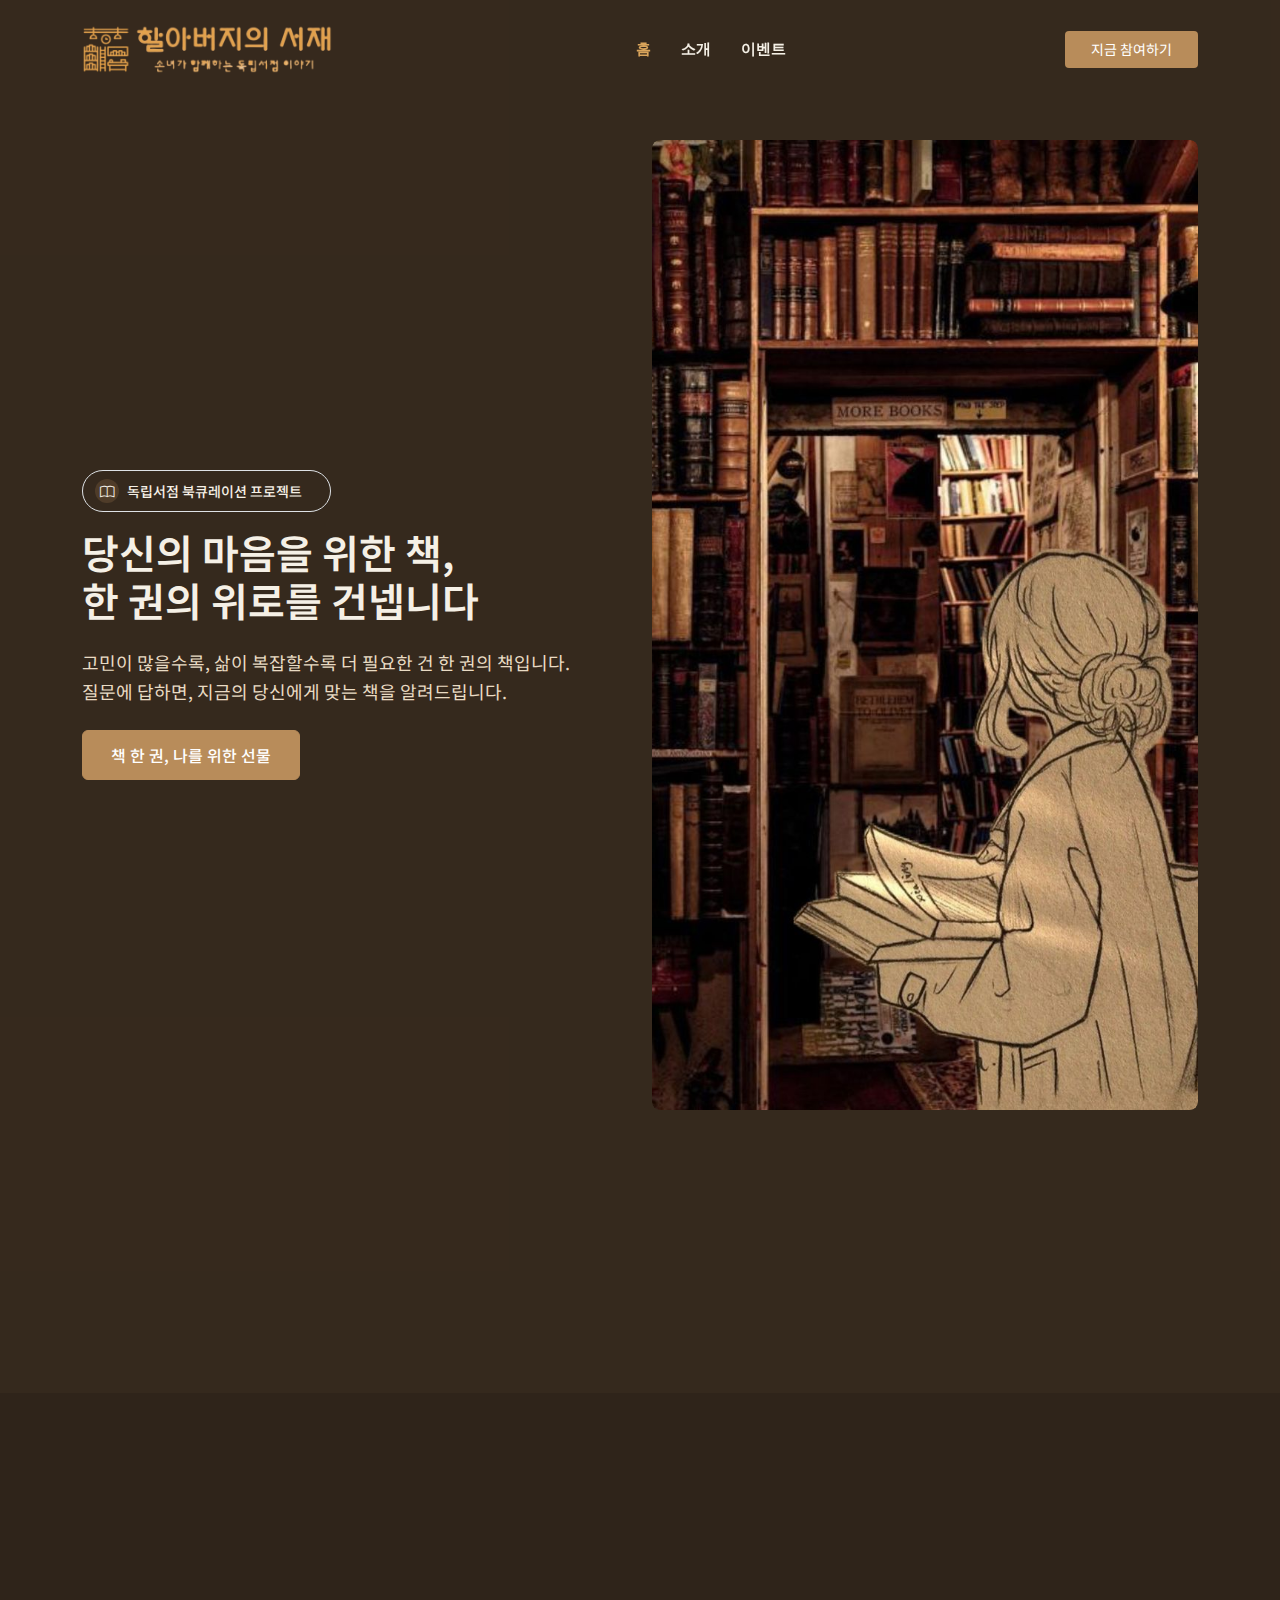
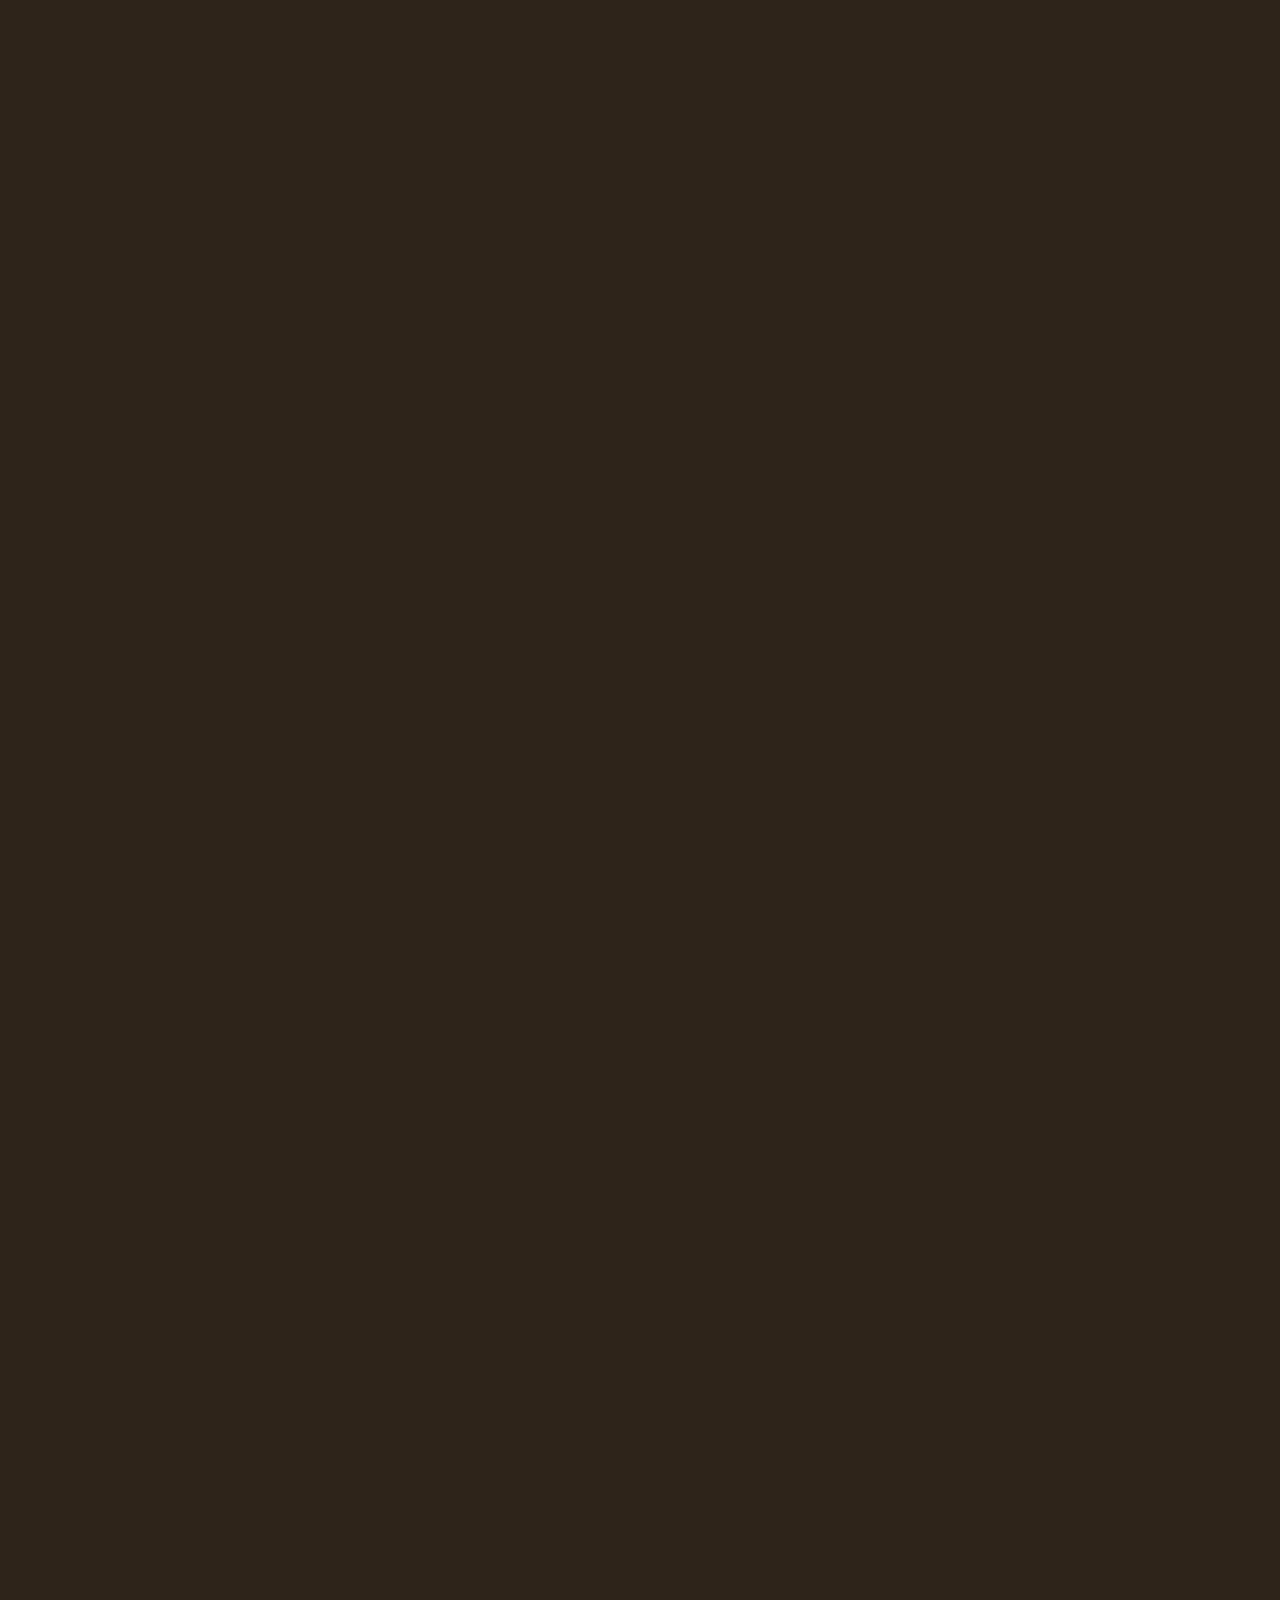
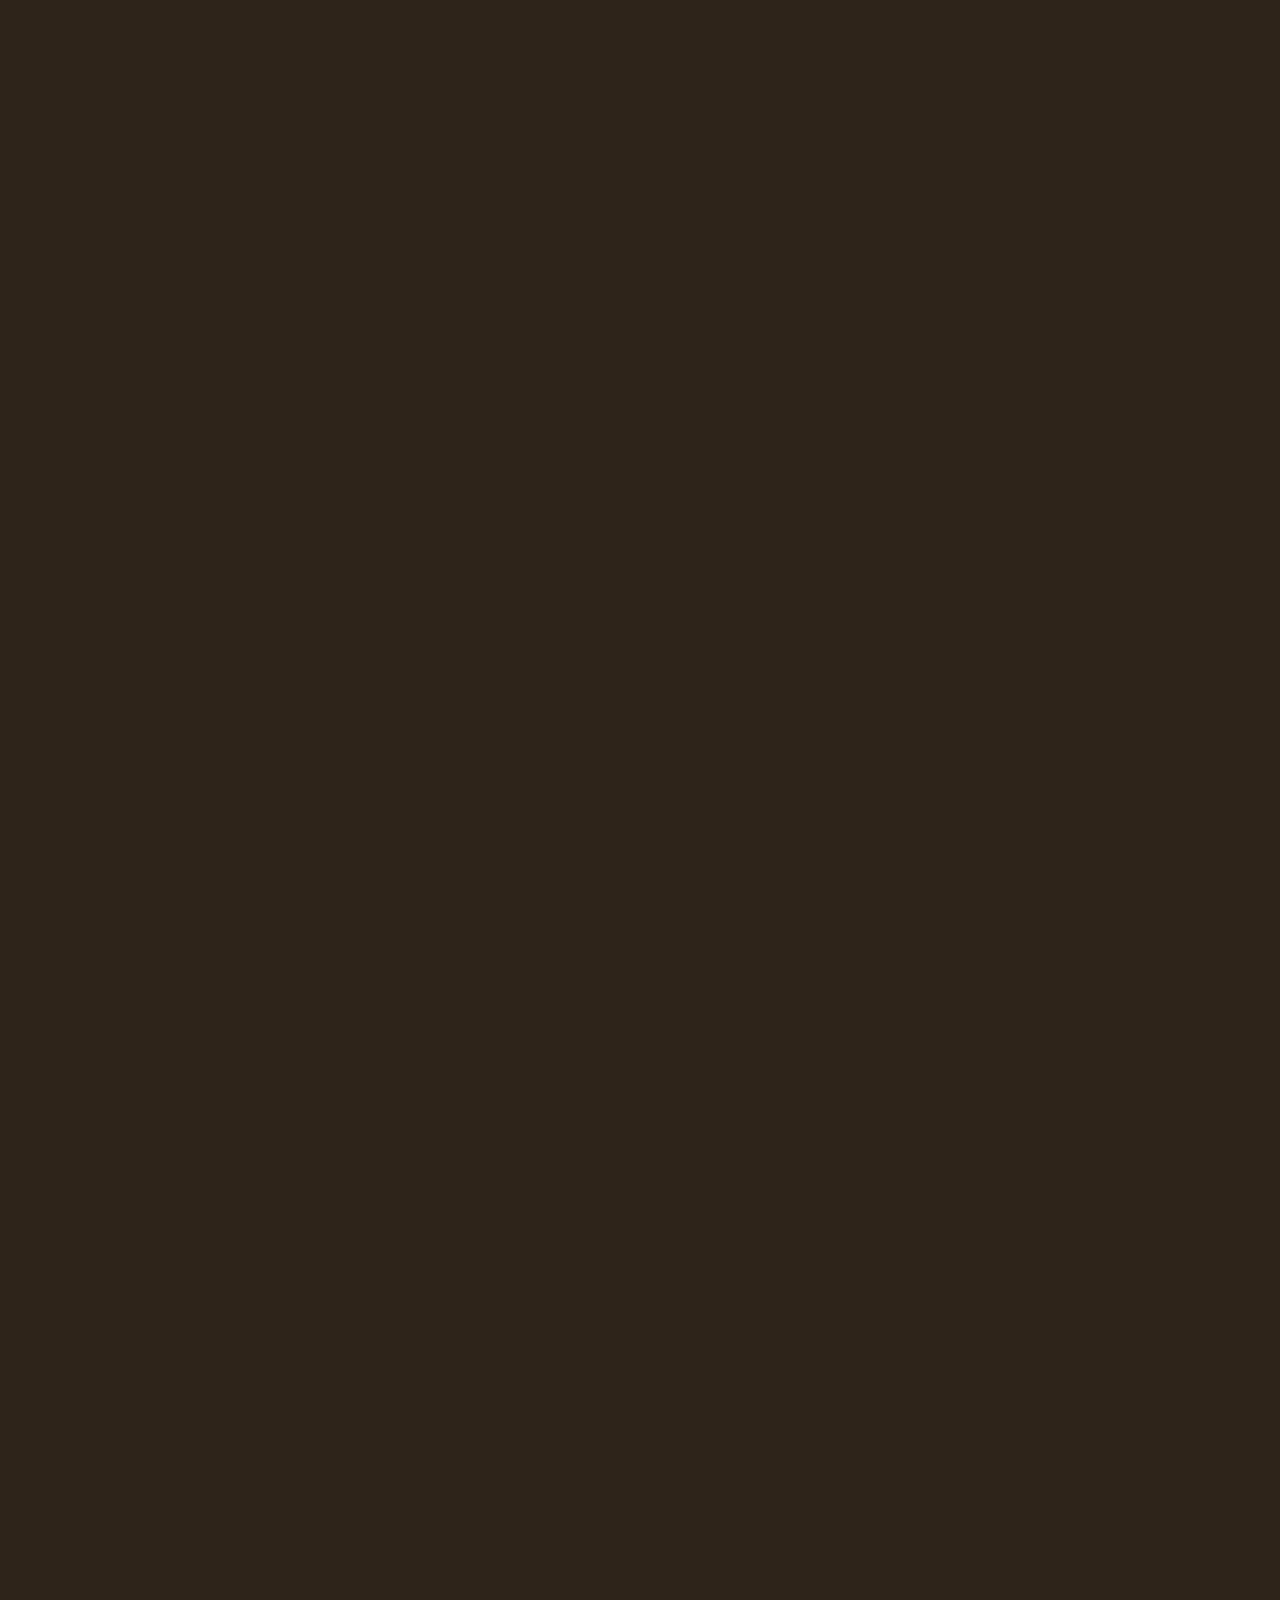
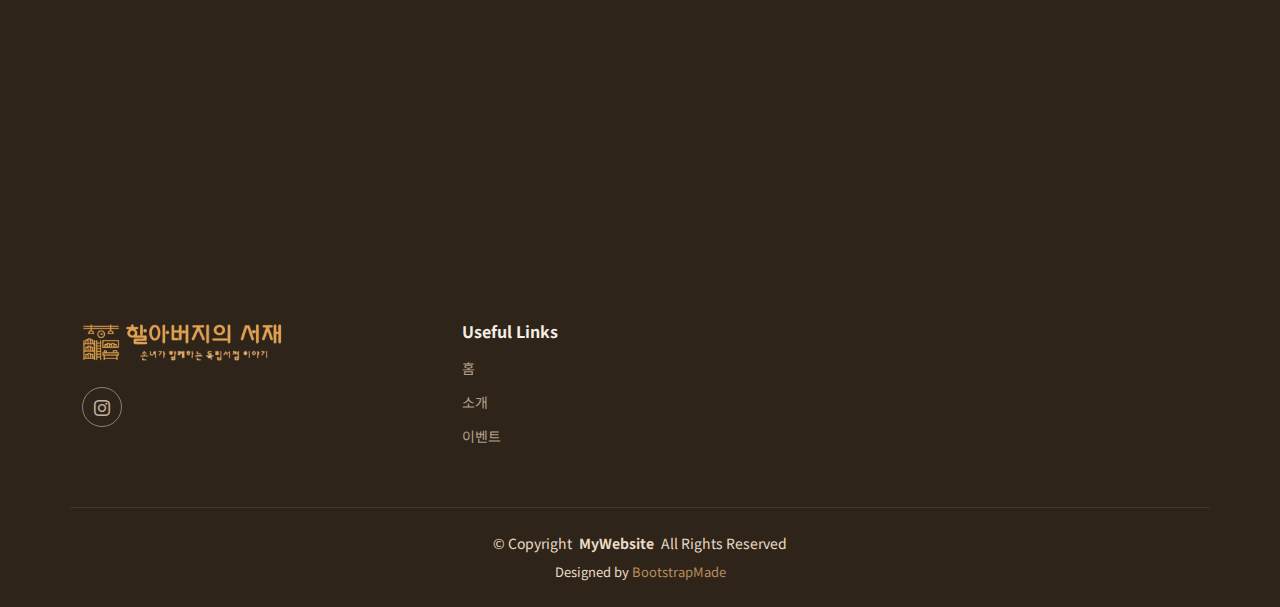
<file: index.html>
<!DOCTYPE html>
<html lang="en">

<head>
  <meta charset="utf-8">
  <meta content="width=device-width, initial-scale=1.0" name="viewport">
  <title>할아버지의 서재</title>
  <meta name="description" content="">
  <meta name="keywords" content="">

  <!-- Favicons -->
  <link href="assets/img/favicon.png" rel="icon">

  <!-- Fonts -->
  <link href="https://fonts.googleapis.com" rel="preconnect">
  <link href="https://fonts.googleapis.com/css2?family=SUIT:wght@400;600;800&family=Nanum+Myeongjo&family=Noto+Sans+KR:wght@300;400;500;700&display=swap" rel="stylesheet">
  <link href="https://fonts.gstatic.com" rel="preconnect" crossorigin>
  <link href="https://fonts.googleapis.com/css2?family=Roboto:ital,wght@0,100;0,300;0,400;0,500;0,700;0,900;1,100;1,300;1,400;1,500;1,700;1,900&family=Poppins:ital,wght@0,100;0,200;0,300;0,400;0,500;0,600;0,700;0,800;0,900;1,100;1,200;1,300;1,400;1,500;1,600;1,700;1,800;1,900&family=Raleway:ital,wght@0,100;0,200;0,300;0,400;0,500;0,600;0,700;0,800;0,900;1,100;1,200;1,300;1,400;1,500;1,600;1,700;1,800;1,900&display=swap" rel="stylesheet">

  <!-- Vendor CSS Files -->
  <link href="assets/vendor/bootstrap/css/bootstrap.min.css" rel="stylesheet">
  <link href="assets/vendor/bootstrap-icons/bootstrap-icons.css" rel="stylesheet">
  <link href="assets/vendor/aos/aos.css" rel="stylesheet">
  <link href="assets/vendor/glightbox/css/glightbox.min.css" rel="stylesheet">
  <link href="assets/vendor/swiper/swiper-bundle.min.css" rel="stylesheet">

  <!-- Main CSS File -->
  <link href="assets/css/main.css" rel="stylesheet">

  <!-- =======================================================
  * Template Name: Invent
  * Template URL: https://bootstrapmade.com/invent-bootstrap-business-template/
  * Updated: May 12 2025 with Bootstrap v5.3.6
  * Author: BootstrapMade.com
  * License: https://bootstrapmade.com/license/
  ======================================================== -->
</head>

<body class="index-page">

  <header id="header" class="header d-flex align-items-center fixed-top">
    <div class="container position-relative d-flex align-items-center justify-content-between">

      <a href="index.html" class="logo d-flex align-items-center me-auto me-xl-0">
        <img src="assets/img/logo.png" alt="로고" style="width: auto;">
      </a>


      <nav id="navmenu" class="navmenu">
        <ul>
          <li><a href="#hero" class="active">홈</a></li>
          <li><a href="#about">소개</a></li>
          <li><a href="#event">이벤트</a></li>
        </ul>
        <i class="mobile-nav-toggle d-xl-none bi bi-list"></i>
      </nav>

      <a class="btn-getstarted" href="https://smore.im/form/nOIx9M3E8t?fbclid=PAZXh0bgNhZW0CMTEAAaeYiHa1bXFFjKbMpAlCKBbdRiaV2r2LVqidqVaUY9niYZm_BMPq8MD_bT5UOw_aem_snAURO0Z5kYBf2j7wVhC5Q">지금 참여하기</a>

    </div>
  </header>

  <main class="main">

    <!-- Hero Section -->
    <section id="hero" class="hero section">

      <div class="container" data-aos="fade-up" data-aos-delay="100">

        <div class="row align-items-center mb-5">
          <div class="col-lg-6 mb-4 mb-lg-0">
            <div class="badge-wrapper mb-3">
              <div class="d-inline-flex align-items-center rounded-pill border border-accent-light">
                <div class="icon-circle me-2">
                  <i class="bi bi-book"></i>
                </div>
                <span class="badge-text me-3">독립서점 북큐레이션 프로젝트</span>
              </div>
            </div>

            <h1 class="hero-title mb-4">
              당신의 마음을 위한 책,<br>
              한 권의 위로를 건넵니다
            </h1>
            <p class="hero-description mb-4">고민이 많을수록, 삶이 복잡할수록 더 필요한 건 한 권의 책입니다. <br>질문에 답하면, 지금의 당신에게 맞는 책을 알려드립니다.</p>

            <div class="cta-wrapper">
              <a href="#" class="btn btn-primary">책 한 권, 나를 위한 선물</a>
            </div>
          </div>

          <div class="col-lg-6">
            <div class="hero-image">
              <img src="assets/img/illustration/illustration.jpeg" alt="Business Growth" class="img-fluid" loading="lazy">
            </div>
          </div>
        </div>

        <div class="row feature-boxes">
          <div class="col-lg-4 mb-4 mb-lg-0" data-aos="fade-up" data-aos-delay="200">
            <div class="feature-box">
              <div class="feature-icon me-sm-4 mb-3 mb-sm-0">
                <i class="bi bi-book"></i>
              </div>
              <div class="feature-content">
                <h3 class="feature-title">마음에 닿는 추천</h3>
                <p class="feature-text">다섯 가지 질문으로 당신의 성향을 파악하고, 한 권의 책을 정성스럽게 추천해드립니다.</p>
              </div>
            </div>
          </div>

          <div class="col-lg-4 mb-4 mb-lg-0" data-aos="fade-up" data-aos-delay="300">
            <div class="feature-box">
              <div class="feature-icon me-sm-4 mb-3 mb-sm-0">
                <i class="bi bi-house-door"></i>
              </div>
              <div class="feature-content">
                <h3 class="feature-title">온・오프라인 수령 가능</h3>
                <p class="feature-text">직접 서점에서 받거나, 멀리 계시다면 택배로도 받아보실 수 있어요.</p>
              </div>
            </div>
          </div>

          <div class="col-lg-4" data-aos="fade-up" data-aos-delay="400">
            <div class="feature-box">
              <div class="feature-icon me-sm-4 mb-3 mb-sm-0">
                <i class="bi bi-envelope"></i>
              </div>
              <div class="feature-content">
                <h3 class="feature-title">진심을 담은 북큐레이션</h3>
                <p class="feature-text">책만 전달하지 않아요. 지금의 당신에게 전하고 싶은 마음까지 함께 담아 드려요.</p>
              </div>
            </div>
          </div>
        </div>

      </div>

    </section><!-- /Hero Section -->

    <!-- About Section -->
    <section id="about" class="about section">
      <div class="container">
        <div class="row gy-4">

          <!-- 왼쪽 텍스트 영역 -->
          <div class="col-lg-6 content" data-aos="fade-up" data-aos-delay="100">
            <p class="who-we-are">이곳을 소개합니다</p>
            <h3>소중한 마음을 연결하는, 따뜻한 서재</h3><br>
            <p>
              작은 문장 하나에도 오래 머무는 사람들이 모이는 곳,<br>
              세월의 흔적이 고스란히 담긴 책들 사이에서 마음을 나누고,<br>  
              손녀의 손길로 다시 숨을 쉬며 새 생명을 얻은 할아버지의 서재에 오신 것을 환영합니다.<br>
              이곳은 단순한 서점을 넘어, 기억과 이야기가 쌓여가는 특별한 쉼터입니다.
            </p>
            <ul>
              <li><i class="bi bi-check-circle"></i> <span>누군가의 마음에 와닿는 책을 소개합니다.</span></li>
              <li><i class="bi bi-check-circle"></i> <span>단단하지만 부드러운 연결을 만들어갑니다.</span></li>
              <li><i class="bi bi-check-circle"></i> <span>책, 커피, 사람, 시간… 그 모두가 어우러진 서재입니다.</span></li>
            </ul>

            <div class="row gy-5 mt-5" data-aos="fade-up" data-aos-delay="300">
              <div class="col-lg-12">
                <h4 class="history-title">할아버지의 서재 – 연혁과 걸어온 길</h4>
                <ul class="history-list">
                  <li><strong>1984.03</strong> | '독립서점'이라는 이름으로 부산에서 첫 개업</li>
                  <li><strong>1995.10</strong> | 지역 독서모임 및 학부모 독서모임 운영 시작</li>
                  <li><strong>2003.06</strong> | 서점 내 소규모 북카페 공간 신설</li>
                  <li><strong>2011.09</strong> | 온라인 중고책 판매 시작, 책 기부 프로그램 도입</li>
                  <li><strong>2021.12</strong> | 손녀가 다시 공간 정비를 시작하며 '할아버지의 서재'로 재구성 준비</li>
                  <li><strong>2022.02</strong> | 첫 북큐레이션 <em>“내 인생의 책”</em> 기획 시작</li>
                  <li><strong>2022.06</strong> | ‘할아버지의 서재’로 정식 오픈, 독립서점 연합 기획전 참여</li>
                  <li><strong>2023.01</strong> | 독서 모임 <em>“편식하지 말자”</em> 운영 시작</li>
                  <li><strong>2024.05</strong> | 계절 큐레이션 프로젝트 <em>“나의 봄을 보다”</em> 운영</li>
                  <li><strong>2025.06</strong> | 여름 북캉스 기획 <em>“한 권의 방학”</em> 진행 예정</li>
                </ul>
              </div>
            </div>

            <a href="#event" class="read-more"><span>이벤트 보기</span><i class="bi bi-arrow-right"></i></a>
          </div>

          <!-- 오른쪽 이미지 영역 -->
          <div class="col-lg-6 about-images" data-aos="fade-up" data-aos-delay="200">
            <div class="row gy-4">
              <div class="col-lg-6">
                <div class="row gy-4">
                  <div class="col-lg-12">
                    <img src="assets/img/about/about-16.webp" class="img-fluid" alt="">
                  </div>
                </div>
              </div>
              <div class="col-lg-6">
                <div class="row gy-4">
                  <div class="col-lg-12">
                    <img src="assets/img/about/about-portrait-1.webp" class="img-fluid" alt="">
                  </div>
                  <div class="col-lg-12">
                    <img src="assets/img/about/about-12.webp" class="img-fluid" alt="">
                  </div>
                </div>
              </div>
            </div>
          </div>

        </div>

      </div>
    </section>

    <!-- /About Section -->

    <!-- Portfolio Section -->
    <section id="event" class="portfolio section">

      <!-- Section Title -->
      <div class="container section-title" data-aos="fade-up">
        <h2>이벤트</h2>
        <p>지금까지 열렸던 이벤트와 앞으로 펼쳐질 이야기들을 소개합니다.</p>
      </div><!-- End Section Title -->

      <div class="container" data-aos="fade-up" data-aos-delay="100">

        <div class="isotope-layout" data-default-filter="*" data-layout="masonry" data-sort="original-order">

          <div class="portfolio-filters-container" data-aos="fade-up" data-aos-delay="200">
            <ul class="portfolio-filters isotope-filters">
              <li data-filter="*" class="filter-active">전체 보기</li>
              <li data-filter=".filter-ongoing">진행 중인 이벤트</li>
              <li data-filter=".filter-ended">마감된 이벤트</li>
              <li data-filter=".filter-upcoming">예정된 이벤트</li>
              <li data-filter=".filter-club">독서 모임</li>
            </ul>
          </div>

          <div class="row g-4 isotope-container" data-aos="fade-up" data-aos-delay="300">

            <div class="col-lg-6 col-md-6 portfolio-item isotope-item filter-club">
              <div class="portfolio-card">
                <div class="portfolio-image">
                  <img src="assets/img/portfolio/club/club(2).jpg" class="img-fluid" alt="" loading="lazy">
                  <div class="portfolio-overlay">
                    <div class="portfolio-actions">
                      <a href="assets/img/portfolio/club/club(2).jpg" class="glightbox preview-link" data-gallery="portfolio-gallery-web"><i class="bi bi-eye"></i></a>
                      <!-- <a href="events/event-details.html" class="details-link"><i class="bi bi-arrow-right"></i></a> -->
                    </div>
                  </div>
                </div>
                <div class="portfolio-content">
                  <span class="category">독서 모임</span>
                  <span class="period">기간 ㅣ 언제나!</span>
                  <h3>편식하지 말자 – 책도, 생각도, 사람도</h3>
                  <p>익숙한 책에서 벗어나 다양한 시선과 질문을 만나는 3주간의 독서모임. ‘골고루고루’와 함께 독서의 폭을 넓혀보세요.</p>
                </div>
              </div>
            </div>
            <!-- End Portfolio Item -->

                        <div class="col-lg-6 col-md-6 portfolio-item isotope-item filter-upcoming">
              <div class="portfolio-card">
                <div class="portfolio-image">
                  <img src="assets/img/portfolio/upcoming/upcoming(2).jpg" class="img-fluid" alt="" loading="lazy">
                  <div class="portfolio-overlay">
                    <div class="portfolio-actions">
                      <a href="assets/img/portfolio/upcoming/upcoming(2).jpg" class="glightbox preview-link" data-gallery="portfolio-gallery-brand"><i class="bi bi-eye"></i></a>
                      <!-- <a href="events/event-details.html" class="details-link"><i class="bi bi-arrow-right"></i></a> -->
                    </div>
                  </div>
                </div>
                <div class="portfolio-content">
                  <span class="category">예정된 이벤트</span>
                  <span class="period">기간 ㅣ 2025 5/30 ~ 6/30</span>
                  <h3>한 권의 방학</h3>
                  <p>방학이 허전한 당신에게 딱 맞는 책 한 권, 지금, ‘마음 탐구 생활’로 나를 위한 방학을 시작해보세요. 성향 맞춤 북큐레이션과 특별한 굿즈가 함께합니다.</p>
                </div>
              </div>
            </div>
            <!-- End Portfolio Item -->

            <div class="col-lg-6 col-md-6 portfolio-item isotope-item filter-ongoing">
              <div class="portfolio-card">
                <div class="portfolio-image">
                  <img src="assets/img/portfolio/ongoing/ongoing.jpg" class="img-fluid" alt="" loading="lazy">
                  <div class="portfolio-overlay">
                    <div class="portfolio-actions">
                      <a href="assets/img/portfolio/ongoing/ongoing.jpg" class="glightbox preview-link" data-gallery="portfolio-gallery-motion"><i class="bi bi-eye"></i></a>
                      <!-- <a href="events/event-details.html" class="details-link"><i class="bi bi-arrow-right"></i></a> -->
                    </div>
                  </div>
                </div>
                <div class="portfolio-content">
                  <span class="category">진행 중인 이벤트</span>
                  <span class="period">기간 ㅣ 2025 3/9 ~ 5/30</span>
                  <h3>나의 봄을 보다</h3>
                  <p>바쁜 청춘에게 전하는 봄의 선물, 나만의 인생책. 북큐레이션과 함께, 당신의 봄을 마음으로 만나보세요.</p>
                </div>
              </div>
            </div><!-- End Portfolio Item -->

            <div class="col-lg-6 col-md-6 portfolio-item isotope-item filter-ended">
              <div class="portfolio-card">
                <div class="portfolio-image">
                  <img src="assets/img/portfolio/ended/ended2(2).jpg" class="img-fluid" alt="" loading="lazy">
                  <div class="portfolio-overlay">
                    <div class="portfolio-actions">
                      <a href="assets/img/portfolio/ended/ended2(2).jpg" class="glightbox preview-link" data-gallery="portfolio-gallery-graphics"><i class="bi bi-eye"></i></a>
                      <!-- <a href="events/event-details.html" class="details-link"><i class="bi bi-arrow-right"></i></a> -->
                    </div>
                  </div>
                </div>
                <div class="portfolio-content">
                  <span class="category">마감된 이벤트</span>
                  <span class="period">기간 ㅣ 2024 11/7 ~ 2025 1/31</span>
                  <h3>따뜻한 크리스마스, 책 한 권의 선물</h3>
                  <p>바쁜 일상 속, 스스로를 위한 단 한 권의 책. 올해의 끝자락, 독립서점 북큐레이션으로 따뜻한 위로를 전하세요.</p>
                </div>
              </div>
            </div>
            <!-- End Portfolio Item -->

            <div class="col-lg-6 col-md-6 portfolio-item isotope-item filter-ended">
              <div class="portfolio-card">
                <div class="portfolio-image">
                  <img src="assets/img/portfolio/ended/ended(2).jpg" class="img-fluid" alt="" loading="lazy">
                  <div class="portfolio-overlay">
                    <div class="portfolio-actions">
                      <a href="assets/img/portfolio/ended/ended(2).jpg" class="glightbox preview-link" data-gallery="portfolio-gallery-web"><i class="bi bi-eye"></i></a>
                      <!-- <a href="events/event-details.html" class="details-link"><i class="bi bi-arrow-right"></i></a> -->
                    </div>
                  </div>
                </div>
                <div class="portfolio-content">
                  <span class="category">마감된 이벤트</span>
                  <span class="period">기간 ㅣ 2024 5/31 ~ 6/30</span>
                  <h3>내 인생의 책, 당신의 인생을 바꾸다!</h3>
                  <p>바쁘고 지친 일상 속, 내 마음을 건드리는 단 한 권의 책. 지금, 독립서점에서 당신의 인생책을 만나보세요.</p>
                </div>
              </div>
            </div>
            <!-- End Portfolio Item -->

          </div><!-- End Portfolio Container -->

        </div>

      </div>

    </section><!-- /Portfolio Section -->

    <!-- Testimonials Section -->
    <section id="testimonials" class="testimonials section">

      <!-- Section Title -->
      <div class="container section-title" data-aos="fade-up">
        <h2>이벤트 후기</h2>
        <p>모두가 각자의 이야기를 품고 왔고, 우리는 서로의 이야기에 귀 기울였습니다.</p>
      </div><!-- End Section Title -->

      <div class="container" data-aos="fade-up" data-aos-delay="100">

        <div class="testimonials-slider swiper init-swiper">
          <script type="application/json" class="swiper-config">
            {
              "loop": true,
              "speed": 800,
              "autoplay": {
                "delay": 5000
              },
              "slidesPerView": 1,
              "spaceBetween": 30,
              "pagination": {
                "el": ".swiper-pagination",
                "type": "bullets",
                "clickable": true
              },
              "breakpoints": {
                "768": {
                  "slidesPerView": 2
                },
                "1200": {
                  "slidesPerView": 3
                }
              }
            }
          </script>
          <div class="swiper-wrapper">
            <div class="swiper-slide">
              <div class="testimonial-card">
                <div class="testimonial-content">
                  <p>
                    <i class="bi bi-quote quote-icon"></i>
                    질문을 통해 나를 분석하고 어떤 시각을 가져야하는지 알아가는 과정은 유익했던 것 같다. 하지만 자신을 알아보는 과정이 예상보다 길어지면서 책 추천 시간이 부족해져 추천을 받지 못한 점은 아쉬웠다.
                  </p>
                </div>
                <div class="testimonial-profile">
                  <div class="rating">
                    <i class="bi bi-star-fill"></i>
                    <i class="bi bi-star-fill"></i>
                    <i class="bi bi-star-fill"></i>
                    <i class="bi bi-star-half"></i>
                    <i class="bi bi-star"></i>
                  </div>
                  <div class="profile-info">
                    <div>
                      <h3>- 나의 봄을 보다 - 이벤트 중</h3>
                    </div>
                  </div>
                </div>
              </div>
            </div><!-- End testimonial item -->

            <div class="swiper-slide">
              <div class="testimonial-card">
                <div class="testimonial-content">
                  <p>
                    <i class="bi bi-quote quote-icon"></i>
                    좀 더 많은 홍보를 했으면 좋겠어요! 정말 좋은 프로그램이라고 생각하는데 생각보다 잘 안 알려지는 것 같아서 아쉬워요... ㅜㅜ
                  </p>
                </div>
                <div class="testimonial-profile">
                  <div class="rating">
                    <i class="bi bi-star-fill"></i>
                    <i class="bi bi-star-fill"></i>
                    <i class="bi bi-star-fill"></i>
                    <i class="bi bi-star-fill"></i>
                    <i class="bi bi-star-fill"></i>
                  </div>
                  <div class="profile-info">
                    <div>
                      <h3>- 나의 봄을 보다 - 이벤트 중</h3>
                    </div>
                  </div>
                </div>
              </div>
            </div><!-- End testimonial item -->

            <div class="swiper-slide">
              <div class="testimonial-card">
                <div class="testimonial-content">
                  <p>
                    <i class="bi bi-quote quote-icon"></i>
                    나 자신에 대해 분석해볼수 있는 시간이었다.
                  </p>
                </div>
                <div class="testimonial-profile">
                  <div class="rating">
                    <i class="bi bi-star-fill"></i>
                    <i class="bi bi-star-fill"></i>
                    <i class="bi bi-star-fill"></i>
                    <i class="bi bi-star-fill"></i>
                    <i class="bi bi-star-half"></i>
                  </div>
                  <div class="profile-info">
                    <div>
                      <h3>- 나의 봄을 보다 - 이벤트 중</h3>
                    </div>
                  </div>
                </div>
              </div>
            </div><!-- End testimonial item -->

            <div class="swiper-slide">
              <div class="testimonial-card">
                <div class="testimonial-content">
                  <p>
                    <i class="bi bi-quote quote-icon"></i>
                    카운슬링을 통해 스스로를 돌아볼 수 있는 시간을 가질 수 있었습니다
                  </p>
                </div>
                <div class="testimonial-profile">
                  <div class="rating">
                    <i class="bi bi-star-fill"></i>
                    <i class="bi bi-star-fill"></i>
                    <i class="bi bi-star-half"></i>
                    <i class="bi bi-star"></i>
                    <i class="bi bi-star"></i>
                  </div>
                  <div class="profile-info">
                    <div>
                      <h3>- 나의 봄을 보다 - 이벤트 중</h3>
                    </div>
                  </div>
                </div>
              </div>
            </div><!-- End testimonial item -->

            <div class="swiper-slide">
              <div class="testimonial-card">
                <div class="testimonial-content">
                  <p>
                    <i class="bi bi-quote quote-icon"></i>
                    새로운 나를 발견할 수 있었던 시간이 되었다
                  </p>
                </div>
                <div class="testimonial-profile">
                  <div class="rating">
                    <i class="bi bi-star-fill"></i>
                    <i class="bi bi-star-fill"></i>
                    <i class="bi bi-star-fill"></i>
                    <i class="bi bi-star-fill"></i>
                    <i class="bi bi-star-half"></i>
                  </div>
                  <div class="profile-info">
                    <div>
                      <h3>- 나의 봄을 보다 - 이벤트 중</h3>
                    </div>
                  </div>
                </div>
              </div>
            </div><!-- End testimonial item -->
          </div>
          <div class="swiper-pagination"></div>
        </div>

      </div>

    </section>
    <!-- /Testimonials Section -->

  </main>

  <footer id="footer" class="footer light-background">

    <div class="container footer-top">
      <div class="row gy-4">
        <div class="col-lg-4 col-md-6 footer-about">
          <a href="index.html" class="logo d-flex align-items-center">
            <img src="assets/img/logo.png" alt="로고" style="width: auto;">
          </a>
          <!-- <div class="footer-contact pt-3">
            <p>A108 Adam Street</p>
            <p>New York, NY 535022</p>
            <p class="mt-3"><strong>Phone:</strong> <span>+1 5589 55488 55</span></p>
            <p><strong>Email:</strong> <span>info@example.com</span></p>
          </div> -->
          <div class="social-links d-flex mt-4">
            <a href="https://www.instagram.com/ch_bookstore47/"><i class="bi bi-instagram"></i></a>
          </div>
        </div>

        <div class="col-lg-2 col-md-3 footer-links">
          <h4>Useful Links</h4>
          <ul>
            <li><a href="#home">홈</a></li>
            <li><a href="#about">소개</a></li>
            <li><a href="#event">이벤트</a></li>
          </ul>
        </div>

      </div>
    </div>

    <div class="container copyright text-center mt-4">
      <p>© <span>Copyright</span> <strong class="px-1 sitename">MyWebsite</strong> <span>All Rights Reserved</span></p>
      <div class="credits">
        <!-- All the links in the footer should remain intact. -->
        <!-- You can delete the links only if you've purchased the pro version. -->
        <!-- Licensing information: https://bootstrapmade.com/license/ -->
        <!-- Purchase the pro version with working PHP/AJAX contact form: [buy-url] -->
        Designed by <a href="https://bootstrapmade.com/">BootstrapMade</a>
      </div>
    </div>

  </footer>

  <!-- Scroll Top -->
  <a href="#" id="scroll-top" class="scroll-top d-flex align-items-center justify-content-center"><i class="bi bi-arrow-up-short"></i></a>

  <!-- Preloader -->
  <div id="preloader"></div>

  <!-- Vendor JS Files -->
  <script src="assets/vendor/bootstrap/js/bootstrap.bundle.min.js"></script>
  <script src="assets/vendor/php-email-form/validate.js"></script>
  <script src="assets/vendor/aos/aos.js"></script>
  <script src="assets/vendor/glightbox/js/glightbox.min.js"></script>
  <script src="assets/vendor/imagesloaded/imagesloaded.pkgd.min.js"></script>
  <script src="assets/vendor/isotope-layout/isotope.pkgd.min.js"></script>
  <script src="assets/vendor/swiper/swiper-bundle.min.js"></script>

  <!-- Main JS File -->
  <script src="assets/js/main.js"></script>

</body>

</html>
</file>
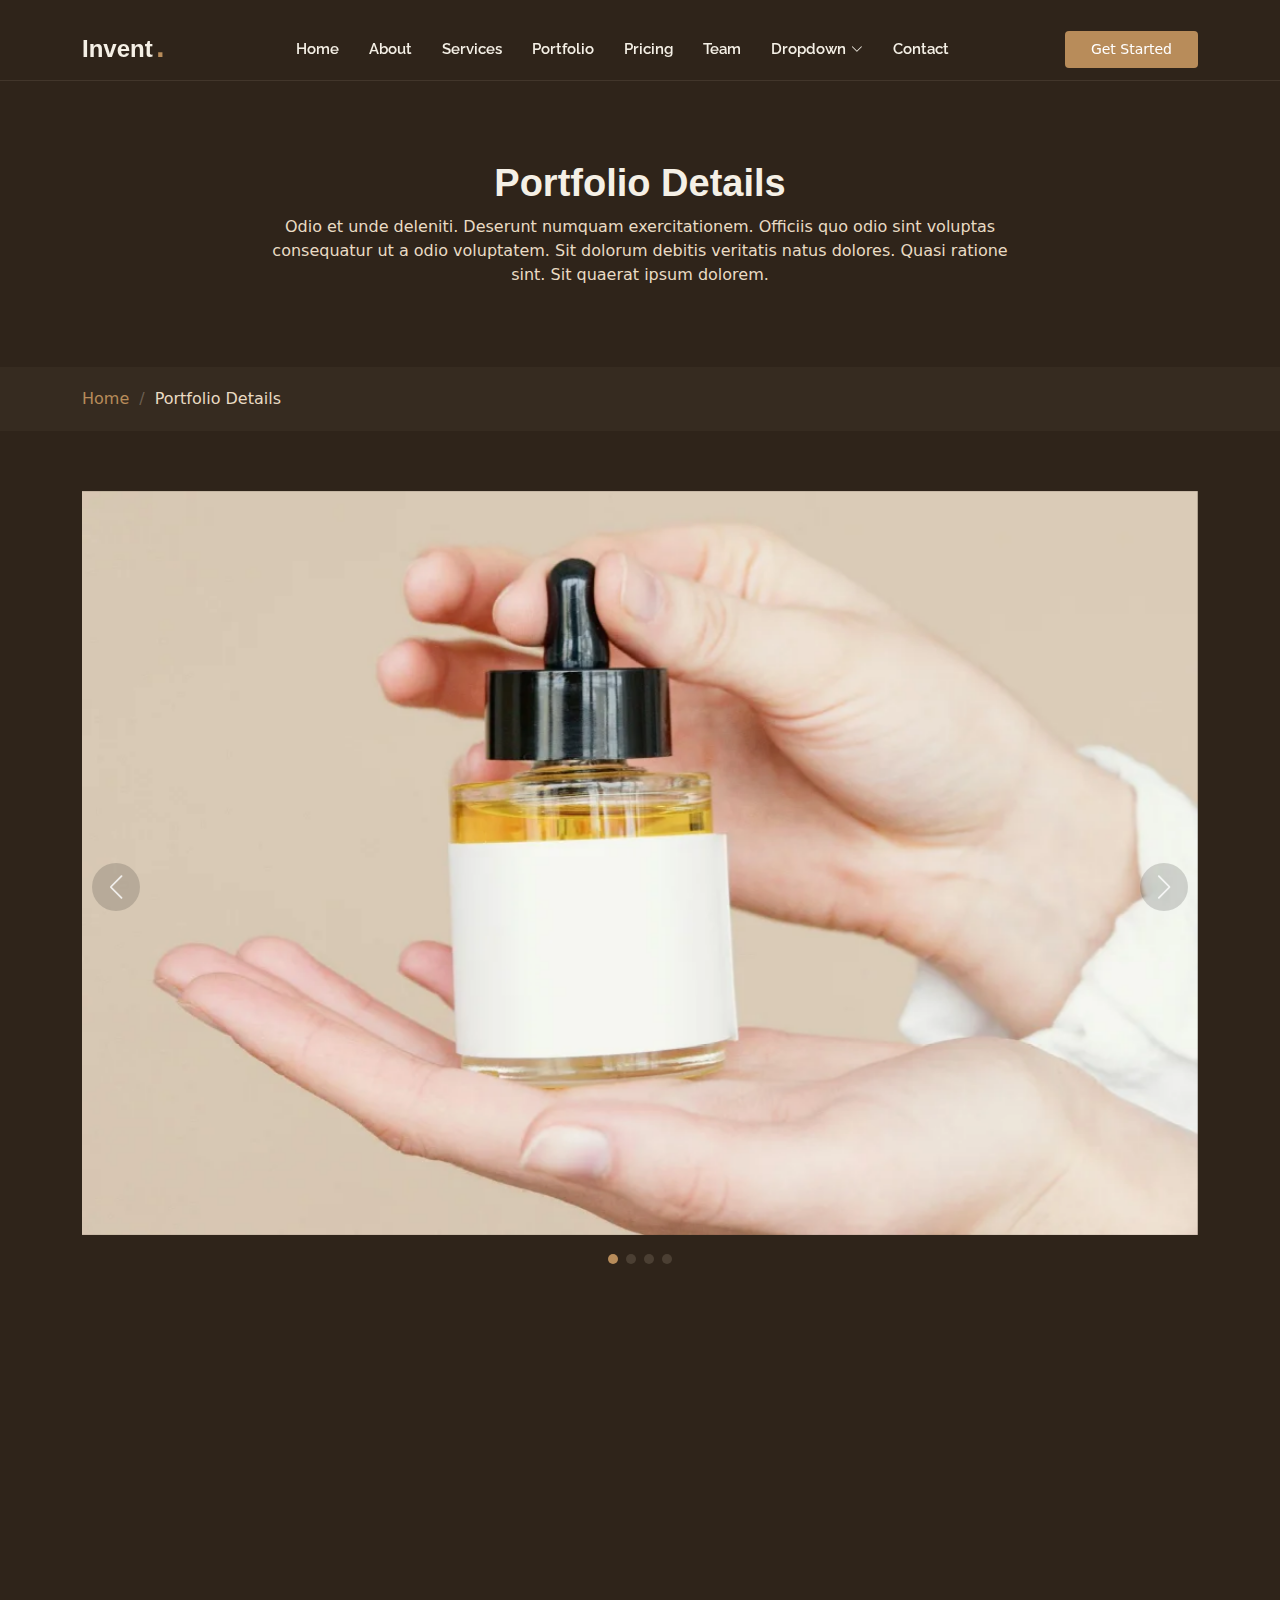
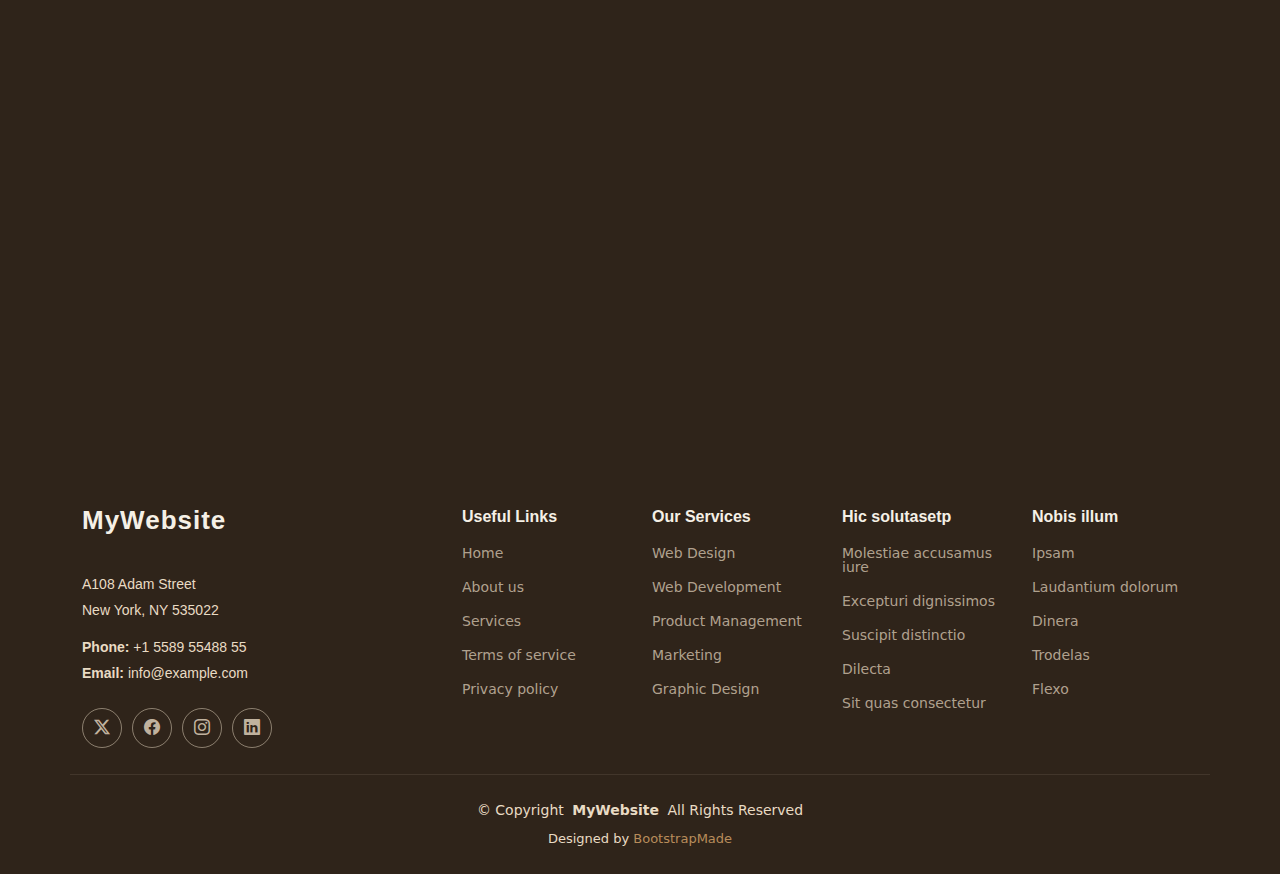
<file: portfolio-details.html>
<!DOCTYPE html>
<html lang="en">

<head>
  <meta charset="utf-8">
  <meta content="width=device-width, initial-scale=1.0" name="viewport">
  <title>Portfolio Details - Invent Bootstrap Template</title>
  <meta name="description" content="">
  <meta name="keywords" content="">

  <!-- Favicons -->
  <link href="assets/img/favicon.png" rel="icon">
  <link href="assets/img/apple-touch-icon.png" rel="apple-touch-icon">

  <!-- Fonts -->
  <link href="https://fonts.googleapis.com" rel="preconnect">
  <link href="https://fonts.gstatic.com" rel="preconnect" crossorigin>
  <link href="https://fonts.googleapis.com/css2?family=Roboto:ital,wght@0,100;0,300;0,400;0,500;0,700;0,900;1,100;1,300;1,400;1,500;1,700;1,900&family=Poppins:ital,wght@0,100;0,200;0,300;0,400;0,500;0,600;0,700;0,800;0,900;1,100;1,200;1,300;1,400;1,500;1,600;1,700;1,800;1,900&family=Raleway:ital,wght@0,100;0,200;0,300;0,400;0,500;0,600;0,700;0,800;0,900;1,100;1,200;1,300;1,400;1,500;1,600;1,700;1,800;1,900&display=swap" rel="stylesheet">

  <!-- Vendor CSS Files -->
  <link href="assets/vendor/bootstrap/css/bootstrap.min.css" rel="stylesheet">
  <link href="assets/vendor/bootstrap-icons/bootstrap-icons.css" rel="stylesheet">
  <link href="assets/vendor/aos/aos.css" rel="stylesheet">
  <link href="assets/vendor/glightbox/css/glightbox.min.css" rel="stylesheet">
  <link href="assets/vendor/swiper/swiper-bundle.min.css" rel="stylesheet">

  <!-- Main CSS File -->
  <link href="assets/css/main.css" rel="stylesheet">

  <!-- =======================================================
  * Template Name: Invent
  * Template URL: https://bootstrapmade.com/invent-bootstrap-business-template/
  * Updated: May 12 2025 with Bootstrap v5.3.6
  * Author: BootstrapMade.com
  * License: https://bootstrapmade.com/license/
  ======================================================== -->
</head>

<body class="portfolio-details-page">

  <header id="header" class="header d-flex align-items-center fixed-top">
    <div class="container position-relative d-flex align-items-center justify-content-between">

      <a href="index.html" class="logo d-flex align-items-center me-auto me-xl-0">
        <!-- Uncomment the line below if you also wish to use an image logo -->
        <!-- <img src="assets/img/logo.webp" alt=""> -->
        <h1 class="sitename">Invent</h1><span>.</span>
      </a>

      <nav id="navmenu" class="navmenu">
        <ul>
          <li><a href="#hero">Home</a></li>
          <li><a href="#about">About</a></li>
          <li><a href="#services">Services</a></li>
          <li><a href="#portfolio">Portfolio</a></li>
          <li><a href="#pricing">Pricing</a></li>
          <li><a href="#team">Team</a></li>
          <li class="dropdown"><a href="#"><span>Dropdown</span> <i class="bi bi-chevron-down toggle-dropdown"></i></a>
            <ul>
              <li><a href="#">Dropdown 1</a></li>
              <li class="dropdown"><a href="#"><span>Deep Dropdown</span> <i class="bi bi-chevron-down toggle-dropdown"></i></a>
                <ul>
                  <li><a href="#">Deep Dropdown 1</a></li>
                  <li><a href="#">Deep Dropdown 2</a></li>
                  <li><a href="#">Deep Dropdown 3</a></li>
                  <li><a href="#">Deep Dropdown 4</a></li>
                  <li><a href="#">Deep Dropdown 5</a></li>
                </ul>
              </li>
              <li><a href="#">Dropdown 2</a></li>
              <li><a href="#">Dropdown 3</a></li>
              <li><a href="#">Dropdown 4</a></li>
            </ul>
          </li>
          <li><a href="#contact">Contact</a></li>
        </ul>
        <i class="mobile-nav-toggle d-xl-none bi bi-list"></i>
      </nav>

      <a class="btn-getstarted" href="#about">Get Started</a>

    </div>
  </header>

  <main class="main">

    <!-- Page Title -->
    <div class="page-title">
      <div class="heading">
        <div class="container">
          <div class="row d-flex justify-content-center text-center">
            <div class="col-lg-8">
              <h1 class="heading-title">Portfolio Details</h1>
              <p class="mb-0">
                Odio et unde deleniti. Deserunt numquam exercitationem. Officiis quo
                odio sint voluptas consequatur ut a odio voluptatem. Sit dolorum
                debitis veritatis natus dolores. Quasi ratione sint. Sit quaerat
                ipsum dolorem.
              </p>
            </div>
          </div>
        </div>
      </div>
      <nav class="breadcrumbs">
        <div class="container">
          <ol>
            <li><a href="index.html">Home</a></li>
            <li class="current">Portfolio Details</li>
          </ol>
        </div>
      </nav>
    </div><!-- End Page Title -->

    <!-- Portfolio Details Section -->
    <section id="portfolio-details" class="portfolio-details section">

      <div class="container" data-aos="fade-up">

        <div class="portfolio-details-slider swiper init-swiper">
          <script type="application/json" class="swiper-config">
            {
              "loop": true,
              "speed": 600,
              "autoplay": {
                "delay": 5000
              },
              "slidesPerView": "auto",
              "navigation": {
                "nextEl": ".swiper-button-next",
                "prevEl": ".swiper-button-prev"
              },
              "pagination": {
                "el": ".swiper-pagination",
                "type": "bullets",
                "clickable": true
              }
            }
          </script>
          <div class="swiper-wrapper align-items-center">

            <div class="swiper-slide">
              <img src="assets/img/portfolio/portfolio-1.webp" alt="">
            </div>

            <div class="swiper-slide">
              <img src="assets/img/portfolio/portfolio-10.webp" alt="">
            </div>

            <div class="swiper-slide">
              <img src="assets/img/portfolio/portfolio-7.webp" alt="">
            </div>

            <div class="swiper-slide">
              <img src="assets/img/portfolio/portfolio-4.webp" alt="">
            </div>

          </div>
          <div class="swiper-button-prev"></div>
          <div class="swiper-button-next"></div>
          <div class="swiper-pagination"></div>
        </div>

        <div class="row justify-content-between gy-4 mt-4">

          <div class="col-lg-8" data-aos="fade-up">
            <div class="portfolio-description">
              <h2>This is an example of portfolio details</h2>
              <p>
                Autem ipsum nam porro corporis rerum. Quis eos dolorem eos itaque inventore commodi labore quia quia. Exercitationem repudiandae officiis neque suscipit non officia eaque itaque enim. Voluptatem officia accusantium nesciunt est omnis tempora consectetur dignissimos. Sequi nulla at esse enim cum deserunt eius.
              </p>
              <p>
                Amet consequatur qui dolore veniam voluptatem voluptatem sit. Non aspernatur atque natus ut cum nam et. Praesentium error dolores rerum minus sequi quia veritatis eum. Eos et doloribus doloremque nesciunt molestiae laboriosam.
              </p>

              <div class="testimonial-item">
                <p>
                  <i class="bi bi-quote quote-icon-left"></i>
                  <span>Export tempor illum tamen malis malis eram quae irure esse labore quem cillum quid cillum eram malis quorum velit fore eram velit sunt aliqua noster fugiat irure amet legam anim culpa.</span>
                  <i class="bi bi-quote quote-icon-right"></i>
                </p>
                <div>
                  <img src="assets/img/person/person-f-5.webp" class="testimonial-img" alt="">
                  <h3>Sara Wilsson</h3>
                  <h4>Designer</h4>
                </div>
              </div>

              <p>
                Impedit ipsum quae et aliquid doloribus et voluptatem quasi. Perspiciatis occaecati earum et magnam animi. Quibusdam non qui ea vitae suscipit vitae sunt. Repudiandae incidunt cumque minus deserunt assumenda tempore. Delectus voluptas necessitatibus est.
              </p>

              <p>
                Sunt voluptatum sapiente facilis quo odio aut ipsum repellat debitis. Molestiae et autem libero. Explicabo et quod necessitatibus similique quis dolor eum. Numquam eaque praesentium rem et qui nesciunt.
              </p>

            </div>
          </div>

          <div class="col-lg-3" data-aos="fade-up" data-aos-delay="100">
            <div class="portfolio-info">
              <h3>Project information</h3>
              <ul>
                <li><strong>Category</strong> Web design</li>
                <li><strong>Client</strong> ASU Company</li>
                <li><strong>Project date</strong> 01 March, 2020</li>
                <li><strong>Project URL</strong> <a href="#">www.example.com</a></li>
                <li><a href="#" class="btn-visit align-self-start">Visit Website</a></li>
              </ul>
            </div>
          </div>

        </div>

      </div>

    </section><!-- /Portfolio Details Section -->

  </main>

  <footer id="footer" class="footer light-background">

    <div class="container footer-top">
      <div class="row gy-4">
        <div class="col-lg-4 col-md-6 footer-about">
          <a href="index.html" class="logo d-flex align-items-center">
            <span class="sitename">MyWebsite</span>
          </a>
          <div class="footer-contact pt-3">
            <p>A108 Adam Street</p>
            <p>New York, NY 535022</p>
            <p class="mt-3"><strong>Phone:</strong> <span>+1 5589 55488 55</span></p>
            <p><strong>Email:</strong> <span>info@example.com</span></p>
          </div>
          <div class="social-links d-flex mt-4">
            <a href=""><i class="bi bi-twitter-x"></i></a>
            <a href=""><i class="bi bi-facebook"></i></a>
            <a href=""><i class="bi bi-instagram"></i></a>
            <a href=""><i class="bi bi-linkedin"></i></a>
          </div>
        </div>

        <div class="col-lg-2 col-md-3 footer-links">
          <h4>Useful Links</h4>
          <ul>
            <li><a href="#">Home</a></li>
            <li><a href="#">About us</a></li>
            <li><a href="#">Services</a></li>
            <li><a href="#">Terms of service</a></li>
            <li><a href="#">Privacy policy</a></li>
          </ul>
        </div>

        <div class="col-lg-2 col-md-3 footer-links">
          <h4>Our Services</h4>
          <ul>
            <li><a href="#">Web Design</a></li>
            <li><a href="#">Web Development</a></li>
            <li><a href="#">Product Management</a></li>
            <li><a href="#">Marketing</a></li>
            <li><a href="#">Graphic Design</a></li>
          </ul>
        </div>

        <div class="col-lg-2 col-md-3 footer-links">
          <h4>Hic solutasetp</h4>
          <ul>
            <li><a href="#">Molestiae accusamus iure</a></li>
            <li><a href="#">Excepturi dignissimos</a></li>
            <li><a href="#">Suscipit distinctio</a></li>
            <li><a href="#">Dilecta</a></li>
            <li><a href="#">Sit quas consectetur</a></li>
          </ul>
        </div>

        <div class="col-lg-2 col-md-3 footer-links">
          <h4>Nobis illum</h4>
          <ul>
            <li><a href="#">Ipsam</a></li>
            <li><a href="#">Laudantium dolorum</a></li>
            <li><a href="#">Dinera</a></li>
            <li><a href="#">Trodelas</a></li>
            <li><a href="#">Flexo</a></li>
          </ul>
        </div>

      </div>
    </div>

    <div class="container copyright text-center mt-4">
      <p>© <span>Copyright</span> <strong class="px-1 sitename">MyWebsite</strong> <span>All Rights Reserved</span></p>
      <div class="credits">
        <!-- All the links in the footer should remain intact. -->
        <!-- You can delete the links only if you've purchased the pro version. -->
        <!-- Licensing information: https://bootstrapmade.com/license/ -->
        <!-- Purchase the pro version with working PHP/AJAX contact form: [buy-url] -->
        Designed by <a href="https://bootstrapmade.com/">BootstrapMade</a>
      </div>
    </div>

  </footer>

  <!-- Scroll Top -->
  <a href="#" id="scroll-top" class="scroll-top d-flex align-items-center justify-content-center"><i class="bi bi-arrow-up-short"></i></a>

  <!-- Preloader -->
  <div id="preloader"></div>

  <!-- Vendor JS Files -->
  <script src="assets/vendor/bootstrap/js/bootstrap.bundle.min.js"></script>
  <script src="assets/vendor/php-email-form/validate.js"></script>
  <script src="assets/vendor/aos/aos.js"></script>
  <script src="assets/vendor/glightbox/js/glightbox.min.js"></script>
  <script src="assets/vendor/imagesloaded/imagesloaded.pkgd.min.js"></script>
  <script src="assets/vendor/isotope-layout/isotope.pkgd.min.js"></script>
  <script src="assets/vendor/swiper/swiper-bundle.min.js"></script>

  <!-- Main JS File -->
  <script src="assets/js/main.js"></script>

</body>

</html>
</file>
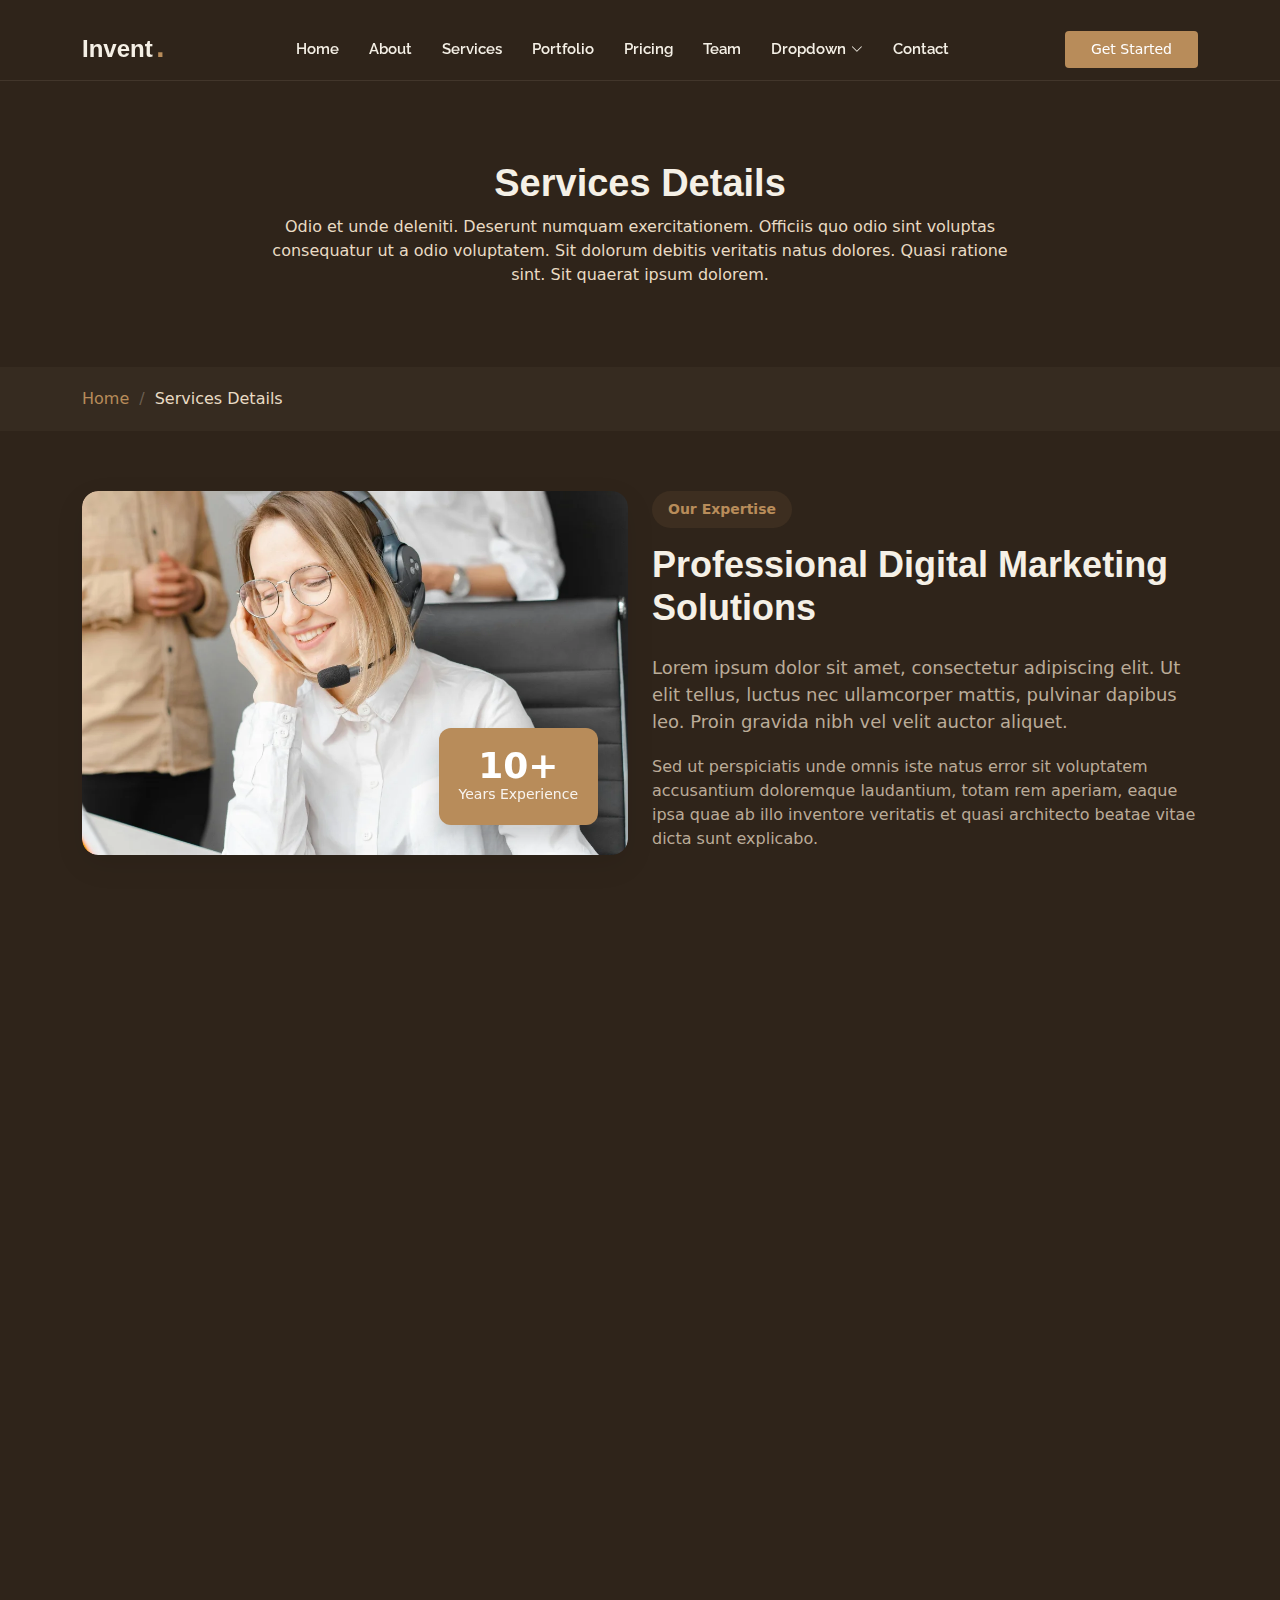
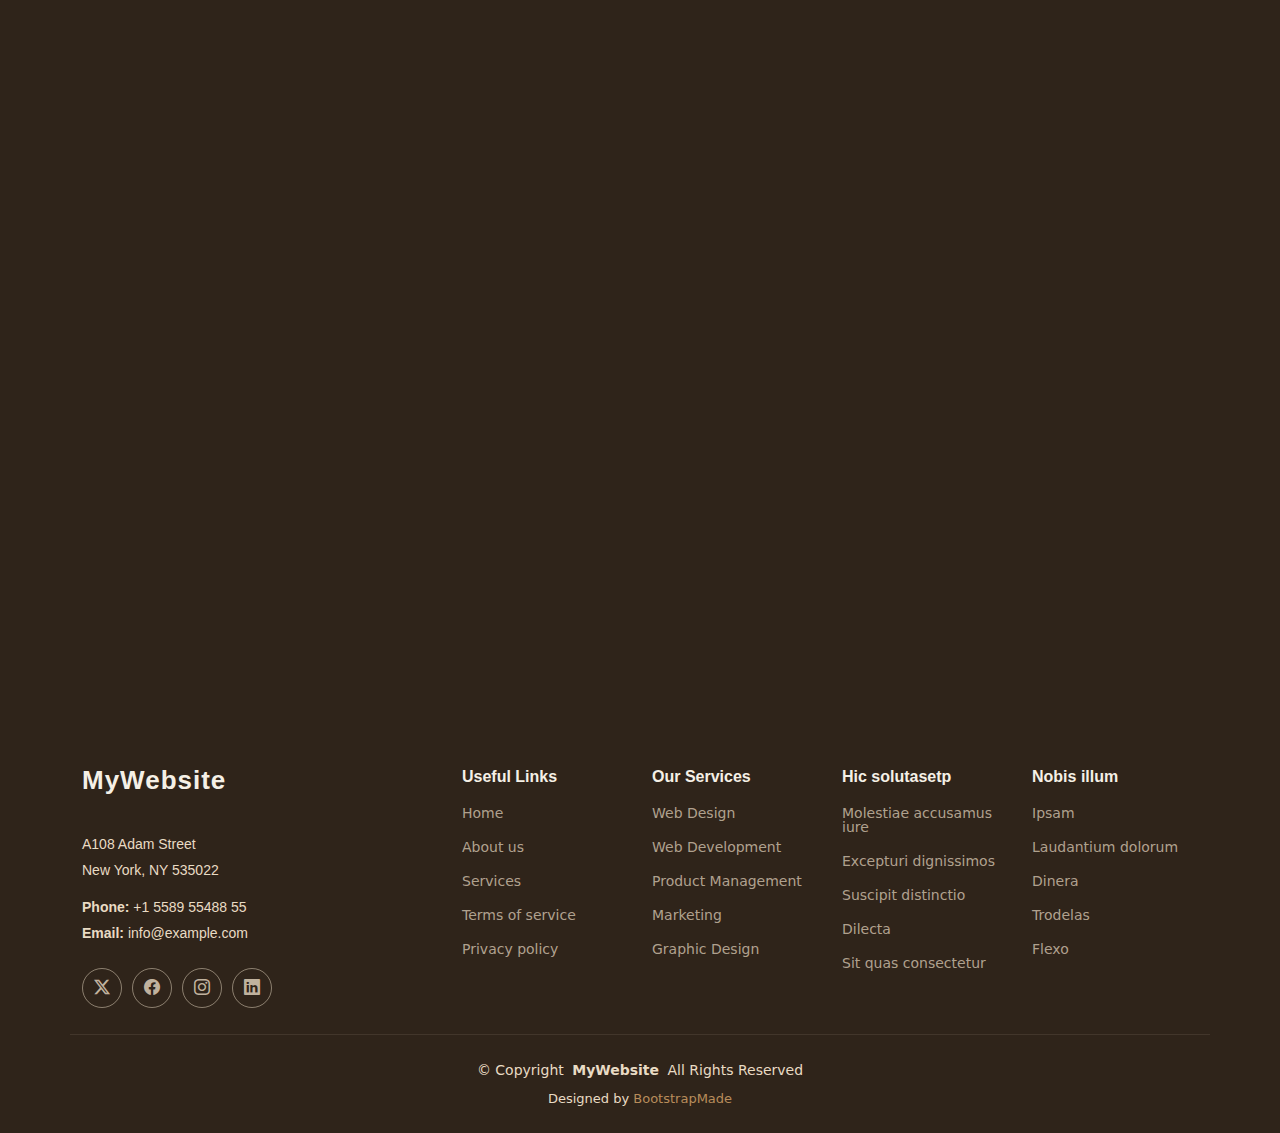
<file: services-details.html>
<!DOCTYPE html>
<html lang="en">

<head>
  <meta charset="utf-8">
  <meta content="width=device-width, initial-scale=1.0" name="viewport">
  <title>Services Details - Invent Bootstrap Template</title>
  <meta name="description" content="">
  <meta name="keywords" content="">

  <!-- Favicons -->
  <link href="assets/img/favicon.png" rel="icon">
  <link href="assets/img/apple-touch-icon.png" rel="apple-touch-icon">

  <!-- Fonts -->
  <link href="https://fonts.googleapis.com" rel="preconnect">
  <link href="https://fonts.gstatic.com" rel="preconnect" crossorigin>
  <link href="https://fonts.googleapis.com/css2?family=Roboto:ital,wght@0,100;0,300;0,400;0,500;0,700;0,900;1,100;1,300;1,400;1,500;1,700;1,900&family=Poppins:ital,wght@0,100;0,200;0,300;0,400;0,500;0,600;0,700;0,800;0,900;1,100;1,200;1,300;1,400;1,500;1,600;1,700;1,800;1,900&family=Raleway:ital,wght@0,100;0,200;0,300;0,400;0,500;0,600;0,700;0,800;0,900;1,100;1,200;1,300;1,400;1,500;1,600;1,700;1,800;1,900&display=swap" rel="stylesheet">

  <!-- Vendor CSS Files -->
  <link href="assets/vendor/bootstrap/css/bootstrap.min.css" rel="stylesheet">
  <link href="assets/vendor/bootstrap-icons/bootstrap-icons.css" rel="stylesheet">
  <link href="assets/vendor/aos/aos.css" rel="stylesheet">
  <link href="assets/vendor/glightbox/css/glightbox.min.css" rel="stylesheet">
  <link href="assets/vendor/swiper/swiper-bundle.min.css" rel="stylesheet">

  <!-- Main CSS File -->
  <link href="assets/css/main.css" rel="stylesheet">

  <!-- =======================================================
  * Template Name: Invent
  * Template URL: https://bootstrapmade.com/invent-bootstrap-business-template/
  * Updated: May 12 2025 with Bootstrap v5.3.6
  * Author: BootstrapMade.com
  * License: https://bootstrapmade.com/license/
  ======================================================== -->
</head>

<body class="services-details-page">

  <header id="header" class="header d-flex align-items-center fixed-top">
    <div class="container position-relative d-flex align-items-center justify-content-between">

      <a href="index.html" class="logo d-flex align-items-center me-auto me-xl-0">
        <!-- Uncomment the line below if you also wish to use an image logo -->
        <!-- <img src="assets/img/logo.webp" alt=""> -->
        <h1 class="sitename">Invent</h1><span>.</span>
      </a>

      <nav id="navmenu" class="navmenu">
        <ul>
          <li><a href="#hero">Home</a></li>
          <li><a href="#about">About</a></li>
          <li><a href="#services">Services</a></li>
          <li><a href="#portfolio">Portfolio</a></li>
          <li><a href="#pricing">Pricing</a></li>
          <li><a href="#team">Team</a></li>
          <li class="dropdown"><a href="#"><span>Dropdown</span> <i class="bi bi-chevron-down toggle-dropdown"></i></a>
            <ul>
              <li><a href="#">Dropdown 1</a></li>
              <li class="dropdown"><a href="#"><span>Deep Dropdown</span> <i class="bi bi-chevron-down toggle-dropdown"></i></a>
                <ul>
                  <li><a href="#">Deep Dropdown 1</a></li>
                  <li><a href="#">Deep Dropdown 2</a></li>
                  <li><a href="#">Deep Dropdown 3</a></li>
                  <li><a href="#">Deep Dropdown 4</a></li>
                  <li><a href="#">Deep Dropdown 5</a></li>
                </ul>
              </li>
              <li><a href="#">Dropdown 2</a></li>
              <li><a href="#">Dropdown 3</a></li>
              <li><a href="#">Dropdown 4</a></li>
            </ul>
          </li>
          <li><a href="#contact">Contact</a></li>
        </ul>
        <i class="mobile-nav-toggle d-xl-none bi bi-list"></i>
      </nav>

      <a class="btn-getstarted" href="#about">Get Started</a>

    </div>
  </header>

  <main class="main">

    <!-- Page Title -->
    <div class="page-title">
      <div class="heading">
        <div class="container">
          <div class="row d-flex justify-content-center text-center">
            <div class="col-lg-8">
              <h1 class="heading-title">Services Details</h1>
              <p class="mb-0">Odio et unde deleniti. Deserunt numquam exercitationem. Officiis quo odio sint voluptas consequatur ut a odio voluptatem. Sit dolorum debitis veritatis natus dolores. Quasi ratione sint. Sit quaerat ipsum dolorem.</p>
            </div>
          </div>
        </div>
      </div>
      <nav class="breadcrumbs">
        <div class="container">
          <ol>
            <li><a href="index.html">Home</a></li>
            <li class="current">Services Details</li>
          </ol>
        </div>
      </nav>
    </div><!-- End Page Title -->

    <!-- Service Details Section -->
    <section id="service-details" class="service-details section">

      <div class="container" data-aos="fade-up" data-aos-delay="100">

        <div class="row gy-5">

          <div class="col-lg-6">
            <div class="service-main-image" data-aos="zoom-in" data-aos-delay="200">
              <img src="assets/img/services/services-4.webp" alt="" class="img-fluid rounded-4">
              <div class="experience-badge">
                <span>10+</span>
                <p>Years Experience</p>
              </div>
            </div>
          </div>

          <div class="col-lg-6">
            <div class="service-main-content">
              <div class="section-header" data-aos="fade-up">
                <span class="section-subtitle">Our Expertise</span>
                <h2>Professional Digital Marketing Solutions</h2>
              </div>
              <p class="lead" data-aos="fade-up" data-aos-delay="100">
                Lorem ipsum dolor sit amet, consectetur adipiscing elit. Ut elit tellus, luctus nec ullamcorper mattis, pulvinar dapibus leo. Proin gravida nibh vel velit auctor aliquet.
              </p>
              <p data-aos="fade-up" data-aos-delay="200">
                Sed ut perspiciatis unde omnis iste natus error sit voluptatem accusantium doloremque laudantium, totam rem aperiam, eaque ipsa quae ab illo inventore veritatis et quasi architecto beatae vitae dicta sunt explicabo.
              </p>

              <ul class="service-benefits" data-aos="fade-up" data-aos-delay="300">
                <li><i class="bi bi-check2-circle"></i> Increase brand visibility and online presence</li>
                <li><i class="bi bi-check2-circle"></i> Drive more qualified traffic to your website</li>
                <li><i class="bi bi-check2-circle"></i> Convert more visitors into valuable customers</li>
                <li><i class="bi bi-check2-circle"></i> Measurable results and return on investment</li>
              </ul>
            </div>
          </div>

        </div>

        <div class="service-tabs mt-5" data-aos="fade-up">
          <ul class="nav nav-tabs" id="service-details-tabs" role="tablist">
            <li class="nav-item" role="presentation">
              <button class="nav-link active" id="service-details-tab-1-tab" data-bs-toggle="tab" data-bs-target="#service-details-tab-1" type="button" role="tab" aria-selected="true">
                <i class="bi bi-search"></i> SEO Services
              </button>
            </li>
            <li class="nav-item" role="presentation">
              <button class="nav-link" id="service-details-tab-2-tab" data-bs-toggle="tab" data-bs-target="#service-details-tab-2" type="button" role="tab" aria-selected="false">
                <i class="bi bi-megaphone"></i> PPC Management
              </button>
            </li>
            <li class="nav-item" role="presentation">
              <button class="nav-link" id="service-details-tab-3-tab" data-bs-toggle="tab" data-bs-target="#service-details-tab-3" type="button" role="tab" aria-selected="false">
                <i class="bi bi-people"></i> Social Media
              </button>
            </li>
            <li class="nav-item" role="presentation">
              <button class="nav-link" id="service-details-tab-4-tab" data-bs-toggle="tab" data-bs-target="#service-details-tab-4" type="button" role="tab" aria-selected="false">
                <i class="bi bi-envelope"></i> Email Marketing
              </button>
            </li>
          </ul>
          <div class="tab-content" id="service-details-tabs-content">
            <div class="tab-pane fade show active" id="service-details-tab-1" role="tabpanel">
              <div class="row align-items-center">
                <div class="col-lg-5" data-aos="fade-right" data-aos-delay="100">
                  <img src="assets/img/services/services-5.webp" alt="" class="img-fluid rounded-4">
                </div>
                <div class="col-lg-7" data-aos="fade-left" data-aos-delay="200">
                  <h3>Search Engine Optimization</h3>
                  <p>Lorem ipsum dolor sit amet, consectetur adipiscing elit. Ut elit tellus, luctus nec ullamcorper mattis, pulvinar dapibus leo. Proin gravida nibh vel velit auctor aliquet.</p>
                  <div class="row gy-4 mt-3">
                    <div class="col-md-6">
                      <div class="feature-item">
                        <i class="bi bi-graph-up-arrow"></i>
                        <h4>Keyword Research</h4>
                        <p>Duis aute irure dolor in reprehenderit in voluptate velit esse cillum dolore eu fugiat nulla pariatur.</p>
                      </div>
                    </div>
                    <div class="col-md-6">
                      <div class="feature-item">
                        <i class="bi bi-link"></i>
                        <h4>Link Building</h4>
                        <p>Excepteur sint occaecat cupidatat non proident, sunt in culpa qui officia deserunt mollit anim id est laborum.</p>
                      </div>
                    </div>
                  </div>
                </div>
              </div>
            </div>

            <div class="tab-pane fade" id="service-details-tab-2" role="tabpanel">
              <div class="row align-items-center">
                <div class="col-lg-5" data-aos="fade-right" data-aos-delay="100">
                  <img src="assets/img/services/services-6.webp" alt="" class="img-fluid rounded-4">
                </div>
                <div class="col-lg-7" data-aos="fade-left" data-aos-delay="200">
                  <h3>Pay-Per-Click Management</h3>
                  <p>Nemo enim ipsam voluptatem quia voluptas sit aspernatur aut odit aut fugit, sed quia consequuntur magni dolores eos qui ratione voluptatem sequi nesciunt.</p>
                  <div class="row gy-4 mt-3">
                    <div class="col-md-6">
                      <div class="feature-item">
                        <i class="bi bi-google"></i>
                        <h4>Google Ads</h4>
                        <p>Ut enim ad minima veniam, quis nostrum exercitationem ullam corporis suscipit laboriosam.</p>
                      </div>
                    </div>
                    <div class="col-md-6">
                      <div class="feature-item">
                        <i class="bi bi-bar-chart"></i>
                        <h4>Conversion Tracking</h4>
                        <p>Quis autem vel eum iure reprehenderit qui in ea voluptate velit esse quam nihil molestiae consequatur.</p>
                      </div>
                    </div>
                  </div>
                </div>
              </div>
            </div>

            <div class="tab-pane fade" id="service-details-tab-3" role="tabpanel">
              <div class="row align-items-center">
                <div class="col-lg-5" data-aos="fade-right" data-aos-delay="100">
                  <img src="assets/img/services/services-7.webp" alt="" class="img-fluid rounded-4">
                </div>
                <div class="col-lg-7" data-aos="fade-left" data-aos-delay="200">
                  <h3>Social Media Marketing</h3>
                  <p>At vero eos et accusamus et iusto odio dignissimos ducimus qui blanditiis praesentium voluptatum deleniti atque corrupti quos dolores et quas molestias excepturi sint.</p>
                  <div class="row gy-4 mt-3">
                    <div class="col-md-6">
                      <div class="feature-item">
                        <i class="bi bi-layout-text-window"></i>
                        <h4>Content Creation</h4>
                        <p>Nemo enim ipsam voluptatem quia voluptas sit aspernatur aut odit aut fugit, sed quia consequuntur.</p>
                      </div>
                    </div>
                    <div class="col-md-6">
                      <div class="feature-item">
                        <i class="bi bi-calendar-check"></i>
                        <h4>Scheduling &amp; Analytics</h4>
                        <p>Quisquam est, qui dolorem ipsum quia dolor sit amet, consectetur, adipisci velit, sed quia non numquam.</p>
                      </div>
                    </div>
                  </div>
                </div>
              </div>
            </div>

            <div class="tab-pane fade" id="service-details-tab-4" role="tabpanel">
              <div class="row align-items-center">
                <div class="col-lg-5" data-aos="fade-right" data-aos-delay="100">
                  <img src="assets/img/services/services-8.webp" alt="" class="img-fluid rounded-4">
                </div>
                <div class="col-lg-7" data-aos="fade-left" data-aos-delay="200">
                  <h3>Email Marketing Campaigns</h3>
                  <p>Temporibus autem quibusdam et aut officiis debitis aut rerum necessitatibus saepe eveniet ut et voluptates repudiandae sint et molestiae non recusandae.</p>
                  <div class="row gy-4 mt-3">
                    <div class="col-md-6">
                      <div class="feature-item">
                        <i class="bi bi-envelope-check"></i>
                        <h4>Automated Sequences</h4>
                        <p>Itaque earum rerum hic tenetur a sapiente delectus, ut aut reiciendis voluptatibus maiores.</p>
                      </div>
                    </div>
                    <div class="col-md-6">
                      <div class="feature-item">
                        <i class="bi bi-pie-chart"></i>
                        <h4>Analytics &amp; Reporting</h4>
                        <p>Ut aut reiciendis voluptatibus maiores alias consequatur aut perferendis doloribus asperiores repellat.</p>
                      </div>
                    </div>
                  </div>
                </div>
              </div>
            </div>
          </div>
        </div>

        <div class="service-testimonial mt-5" data-aos="fade-up" data-aos-delay="100">
          <div class="row">
            <div class="col-lg-10 mx-auto">
              <div class="testimonial-card">
                <div class="row align-items-center">
                  <div class="col-md-4" data-aos="zoom-in" data-aos-delay="200">
                    <div class="client-info d-flex align-items-center">
                      <img src="assets/img/person/person-m-5.webp" class="img-fluid rounded-circle" alt="">
                      <div>
                        <h4>Michael Chen</h4>
                        <p>Marketing Director</p>
                        <div class="stars">
                          <i class="bi bi-star-fill"></i>
                          <i class="bi bi-star-fill"></i>
                          <i class="bi bi-star-fill"></i>
                          <i class="bi bi-star-fill"></i>
                          <i class="bi bi-star-fill"></i>
                        </div>
                      </div>
                    </div>
                  </div>
                  <div class="col-md-8" data-aos="fade-in" data-aos-delay="300">
                    <div class="quote">
                      <i class="bi bi-quote"></i>
                      <p>Lorem ipsum dolor sit amet, consectetur adipiscing elit. Suspendisse varius enim in eros elementum tristique. Duis cursus, mi quis viverra ornare, eros dolor interdum nulla, ut commodo diam libero vitae erat.</p>
                    </div>
                  </div>
                </div>
              </div>
            </div>
          </div>
        </div>

        <div class="service-cta mt-5 text-center" data-aos="zoom-in">
          <h3>Ready to grow your business online?</h3>
          <p>Contact our team today for a free consultation and custom proposal.</p>
          <a href="#" class="btn-service">Get Started <i class="bi bi-arrow-right"></i></a>
        </div>

      </div>

    </section><!-- /Service Details Section -->

  </main>

  <footer id="footer" class="footer light-background">

    <div class="container footer-top">
      <div class="row gy-4">
        <div class="col-lg-4 col-md-6 footer-about">
          <a href="index.html" class="logo d-flex align-items-center">
            <span class="sitename">MyWebsite</span>
          </a>
          <div class="footer-contact pt-3">
            <p>A108 Adam Street</p>
            <p>New York, NY 535022</p>
            <p class="mt-3"><strong>Phone:</strong> <span>+1 5589 55488 55</span></p>
            <p><strong>Email:</strong> <span>info@example.com</span></p>
          </div>
          <div class="social-links d-flex mt-4">
            <a href=""><i class="bi bi-twitter-x"></i></a>
            <a href=""><i class="bi bi-facebook"></i></a>
            <a href=""><i class="bi bi-instagram"></i></a>
            <a href=""><i class="bi bi-linkedin"></i></a>
          </div>
        </div>

        <div class="col-lg-2 col-md-3 footer-links">
          <h4>Useful Links</h4>
          <ul>
            <li><a href="#">Home</a></li>
            <li><a href="#">About us</a></li>
            <li><a href="#">Services</a></li>
            <li><a href="#">Terms of service</a></li>
            <li><a href="#">Privacy policy</a></li>
          </ul>
        </div>

        <div class="col-lg-2 col-md-3 footer-links">
          <h4>Our Services</h4>
          <ul>
            <li><a href="#">Web Design</a></li>
            <li><a href="#">Web Development</a></li>
            <li><a href="#">Product Management</a></li>
            <li><a href="#">Marketing</a></li>
            <li><a href="#">Graphic Design</a></li>
          </ul>
        </div>

        <div class="col-lg-2 col-md-3 footer-links">
          <h4>Hic solutasetp</h4>
          <ul>
            <li><a href="#">Molestiae accusamus iure</a></li>
            <li><a href="#">Excepturi dignissimos</a></li>
            <li><a href="#">Suscipit distinctio</a></li>
            <li><a href="#">Dilecta</a></li>
            <li><a href="#">Sit quas consectetur</a></li>
          </ul>
        </div>

        <div class="col-lg-2 col-md-3 footer-links">
          <h4>Nobis illum</h4>
          <ul>
            <li><a href="#">Ipsam</a></li>
            <li><a href="#">Laudantium dolorum</a></li>
            <li><a href="#">Dinera</a></li>
            <li><a href="#">Trodelas</a></li>
            <li><a href="#">Flexo</a></li>
          </ul>
        </div>

      </div>
    </div>

    <div class="container copyright text-center mt-4">
      <p>© <span>Copyright</span> <strong class="px-1 sitename">MyWebsite</strong> <span>All Rights Reserved</span></p>
      <div class="credits">
        <!-- All the links in the footer should remain intact. -->
        <!-- You can delete the links only if you've purchased the pro version. -->
        <!-- Licensing information: https://bootstrapmade.com/license/ -->
        <!-- Purchase the pro version with working PHP/AJAX contact form: [buy-url] -->
        Designed by <a href="https://bootstrapmade.com/">BootstrapMade</a>
      </div>
    </div>

  </footer>

  <!-- Scroll Top -->
  <a href="#" id="scroll-top" class="scroll-top d-flex align-items-center justify-content-center"><i class="bi bi-arrow-up-short"></i></a>

  <!-- Preloader -->
  <div id="preloader"></div>

  <!-- Vendor JS Files -->
  <script src="assets/vendor/bootstrap/js/bootstrap.bundle.min.js"></script>
  <script src="assets/vendor/php-email-form/validate.js"></script>
  <script src="assets/vendor/aos/aos.js"></script>
  <script src="assets/vendor/glightbox/js/glightbox.min.js"></script>
  <script src="assets/vendor/imagesloaded/imagesloaded.pkgd.min.js"></script>
  <script src="assets/vendor/isotope-layout/isotope.pkgd.min.js"></script>
  <script src="assets/vendor/swiper/swiper-bundle.min.js"></script>

  <!-- Main JS File -->
  <script src="assets/js/main.js"></script>

</body>

</html>
</file>
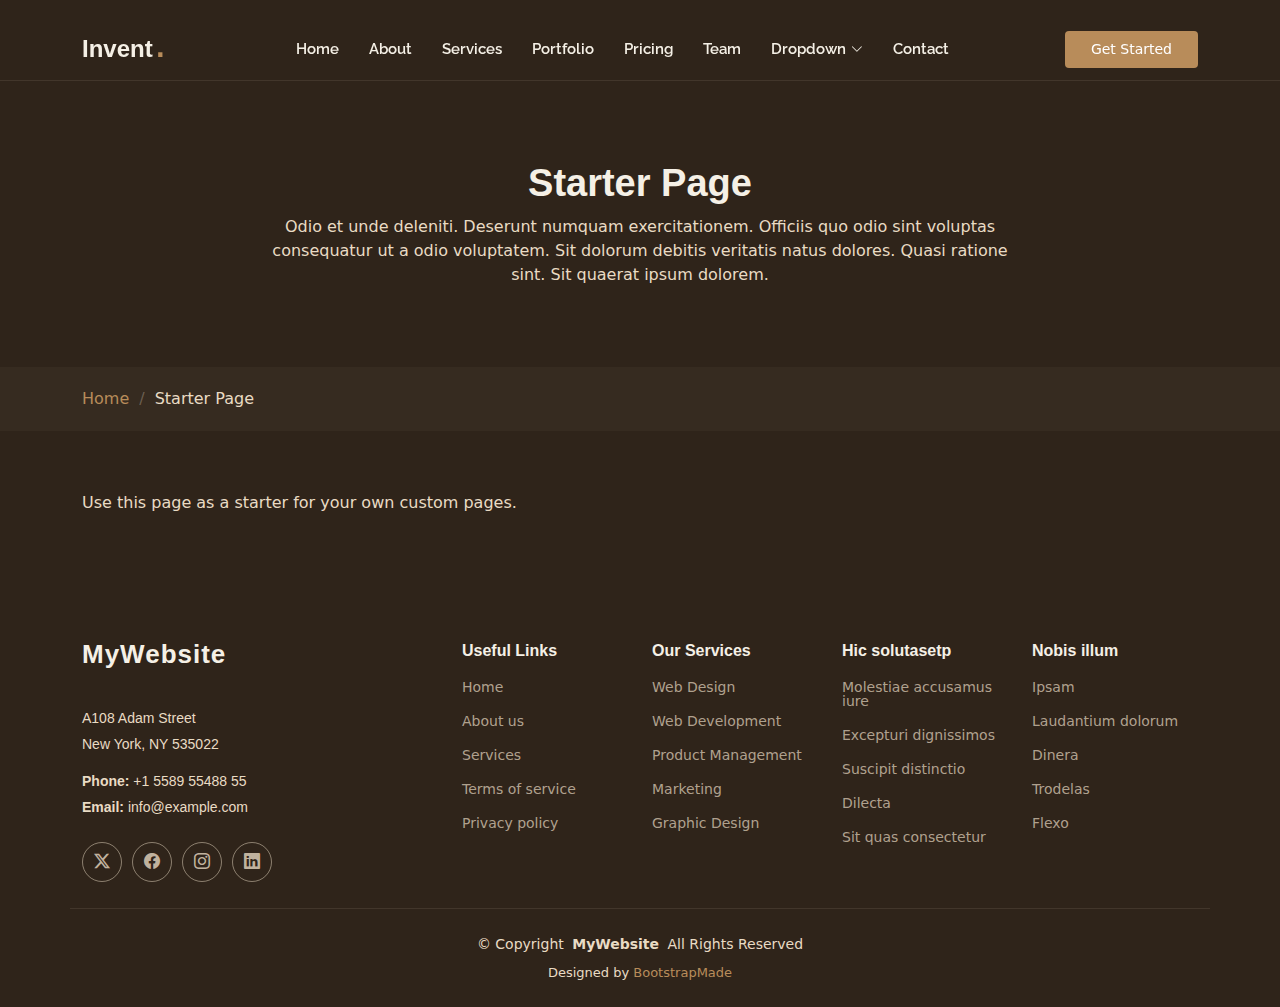
<file: starter-page.html>
<!DOCTYPE html>
<html lang="en">

<head>
  <meta charset="utf-8">
  <meta content="width=device-width, initial-scale=1.0" name="viewport">
  <title>Starter Page - Invent Bootstrap Template</title>
  <meta name="description" content="">
  <meta name="keywords" content="">

  <!-- Favicons -->
  <link href="assets/img/favicon.png" rel="icon">
  <link href="assets/img/apple-touch-icon.png" rel="apple-touch-icon">

  <!-- Fonts -->
  <link href="https://fonts.googleapis.com" rel="preconnect">
  <link href="https://fonts.gstatic.com" rel="preconnect" crossorigin>
  <link href="https://fonts.googleapis.com/css2?family=Roboto:ital,wght@0,100;0,300;0,400;0,500;0,700;0,900;1,100;1,300;1,400;1,500;1,700;1,900&family=Poppins:ital,wght@0,100;0,200;0,300;0,400;0,500;0,600;0,700;0,800;0,900;1,100;1,200;1,300;1,400;1,500;1,600;1,700;1,800;1,900&family=Raleway:ital,wght@0,100;0,200;0,300;0,400;0,500;0,600;0,700;0,800;0,900;1,100;1,200;1,300;1,400;1,500;1,600;1,700;1,800;1,900&display=swap" rel="stylesheet">

  <!-- Vendor CSS Files -->
  <link href="assets/vendor/bootstrap/css/bootstrap.min.css" rel="stylesheet">
  <link href="assets/vendor/bootstrap-icons/bootstrap-icons.css" rel="stylesheet">
  <link href="assets/vendor/aos/aos.css" rel="stylesheet">
  <link href="assets/vendor/glightbox/css/glightbox.min.css" rel="stylesheet">
  <link href="assets/vendor/swiper/swiper-bundle.min.css" rel="stylesheet">

  <!-- Main CSS File -->
  <link href="assets/css/main.css" rel="stylesheet">

  <!-- =======================================================
  * Template Name: Invent
  * Template URL: https://bootstrapmade.com/invent-bootstrap-business-template/
  * Updated: May 12 2025 with Bootstrap v5.3.6
  * Author: BootstrapMade.com
  * License: https://bootstrapmade.com/license/
  ======================================================== -->
</head>

<body class="starter-page-page">

  <header id="header" class="header d-flex align-items-center fixed-top">
    <div class="container position-relative d-flex align-items-center justify-content-between">

      <a href="index.html" class="logo d-flex align-items-center me-auto me-xl-0">
        <!-- Uncomment the line below if you also wish to use an image logo -->
        <!-- <img src="assets/img/logo.webp" alt=""> -->
        <h1 class="sitename">Invent</h1><span>.</span>
      </a>

      <nav id="navmenu" class="navmenu">
        <ul>
          <li><a href="#hero">Home</a></li>
          <li><a href="#about">About</a></li>
          <li><a href="#services">Services</a></li>
          <li><a href="#portfolio">Portfolio</a></li>
          <li><a href="#pricing">Pricing</a></li>
          <li><a href="#team">Team</a></li>
          <li class="dropdown"><a href="#"><span>Dropdown</span> <i class="bi bi-chevron-down toggle-dropdown"></i></a>
            <ul>
              <li><a href="#">Dropdown 1</a></li>
              <li class="dropdown"><a href="#"><span>Deep Dropdown</span> <i class="bi bi-chevron-down toggle-dropdown"></i></a>
                <ul>
                  <li><a href="#">Deep Dropdown 1</a></li>
                  <li><a href="#">Deep Dropdown 2</a></li>
                  <li><a href="#">Deep Dropdown 3</a></li>
                  <li><a href="#">Deep Dropdown 4</a></li>
                  <li><a href="#">Deep Dropdown 5</a></li>
                </ul>
              </li>
              <li><a href="#">Dropdown 2</a></li>
              <li><a href="#">Dropdown 3</a></li>
              <li><a href="#">Dropdown 4</a></li>
            </ul>
          </li>
          <li><a href="#contact">Contact</a></li>
        </ul>
        <i class="mobile-nav-toggle d-xl-none bi bi-list"></i>
      </nav>

      <a class="btn-getstarted" href="#about">Get Started</a>

    </div>
  </header>

  <main class="main">

    <!-- Page Title -->
    <div class="page-title">
      <div class="heading">
        <div class="container">
          <div class="row d-flex justify-content-center text-center">
            <div class="col-lg-8">
              <h1 class="heading-title">Starter Page</h1>
              <p class="mb-0">
                Odio et unde deleniti. Deserunt numquam exercitationem. Officiis quo
                odio sint voluptas consequatur ut a odio voluptatem. Sit dolorum
                debitis veritatis natus dolores. Quasi ratione sint. Sit quaerat
                ipsum dolorem.
              </p>
            </div>
          </div>
        </div>
      </div>
      <nav class="breadcrumbs">
        <div class="container">
          <ol>
            <li><a href="index.html">Home</a></li>
            <li class="current">Starter Page</li>
          </ol>
        </div>
      </nav>
    </div><!-- End Page Title -->

    <!-- Starter Section Section -->
    <section id="starter-section" class="starter-section section">

      <div class="container" data-aos="fade-up">
        <p>Use this page as a starter for your own custom pages.</p>
      </div>

    </section><!-- /Starter Section Section -->

  </main>

  <footer id="footer" class="footer light-background">

    <div class="container footer-top">
      <div class="row gy-4">
        <div class="col-lg-4 col-md-6 footer-about">
          <a href="index.html" class="logo d-flex align-items-center">
            <span class="sitename">MyWebsite</span>
          </a>
          <div class="footer-contact pt-3">
            <p>A108 Adam Street</p>
            <p>New York, NY 535022</p>
            <p class="mt-3"><strong>Phone:</strong> <span>+1 5589 55488 55</span></p>
            <p><strong>Email:</strong> <span>info@example.com</span></p>
          </div>
          <div class="social-links d-flex mt-4">
            <a href=""><i class="bi bi-twitter-x"></i></a>
            <a href=""><i class="bi bi-facebook"></i></a>
            <a href=""><i class="bi bi-instagram"></i></a>
            <a href=""><i class="bi bi-linkedin"></i></a>
          </div>
        </div>

        <div class="col-lg-2 col-md-3 footer-links">
          <h4>Useful Links</h4>
          <ul>
            <li><a href="#">Home</a></li>
            <li><a href="#">About us</a></li>
            <li><a href="#">Services</a></li>
            <li><a href="#">Terms of service</a></li>
            <li><a href="#">Privacy policy</a></li>
          </ul>
        </div>

        <div class="col-lg-2 col-md-3 footer-links">
          <h4>Our Services</h4>
          <ul>
            <li><a href="#">Web Design</a></li>
            <li><a href="#">Web Development</a></li>
            <li><a href="#">Product Management</a></li>
            <li><a href="#">Marketing</a></li>
            <li><a href="#">Graphic Design</a></li>
          </ul>
        </div>

        <div class="col-lg-2 col-md-3 footer-links">
          <h4>Hic solutasetp</h4>
          <ul>
            <li><a href="#">Molestiae accusamus iure</a></li>
            <li><a href="#">Excepturi dignissimos</a></li>
            <li><a href="#">Suscipit distinctio</a></li>
            <li><a href="#">Dilecta</a></li>
            <li><a href="#">Sit quas consectetur</a></li>
          </ul>
        </div>

        <div class="col-lg-2 col-md-3 footer-links">
          <h4>Nobis illum</h4>
          <ul>
            <li><a href="#">Ipsam</a></li>
            <li><a href="#">Laudantium dolorum</a></li>
            <li><a href="#">Dinera</a></li>
            <li><a href="#">Trodelas</a></li>
            <li><a href="#">Flexo</a></li>
          </ul>
        </div>

      </div>
    </div>

    <div class="container copyright text-center mt-4">
      <p>© <span>Copyright</span> <strong class="px-1 sitename">MyWebsite</strong> <span>All Rights Reserved</span></p>
      <div class="credits">
        <!-- All the links in the footer should remain intact. -->
        <!-- You can delete the links only if you've purchased the pro version. -->
        <!-- Licensing information: https://bootstrapmade.com/license/ -->
        <!-- Purchase the pro version with working PHP/AJAX contact form: [buy-url] -->
        Designed by <a href="https://bootstrapmade.com/">BootstrapMade</a>
      </div>
    </div>

  </footer>

  <!-- Scroll Top -->
  <a href="#" id="scroll-top" class="scroll-top d-flex align-items-center justify-content-center"><i class="bi bi-arrow-up-short"></i></a>

  <!-- Preloader -->
  <div id="preloader"></div>

  <!-- Vendor JS Files -->
  <script src="assets/vendor/bootstrap/js/bootstrap.bundle.min.js"></script>
  <script src="assets/vendor/php-email-form/validate.js"></script>
  <script src="assets/vendor/aos/aos.js"></script>
  <script src="assets/vendor/glightbox/js/glightbox.min.js"></script>
  <script src="assets/vendor/imagesloaded/imagesloaded.pkgd.min.js"></script>
  <script src="assets/vendor/isotope-layout/isotope.pkgd.min.js"></script>
  <script src="assets/vendor/swiper/swiper-bundle.min.js"></script>

  <!-- Main JS File -->
  <script src="assets/js/main.js"></script>

</body>

</html>
</file>
<file: assets/css/main.css>
/**
* Template Name: Invent
* Template URL: https://bootstrapmade.com/invent-bootstrap-business-template/
* Updated: May 12 2025 with Bootstrap v5.3.6
* Author: BootstrapMade.com
* License: https://bootstrapmade.com/license/
*/

/*--------------------------------------------------------------
# Font & Color Variables
# Help: https://bootstrapmade.com/color-system/
--------------------------------------------------------------*/
/* Fonts */
:root {
  --default-font: "Noto Sans KR", "SUIT", system-ui, -apple-system, "Segoe UI", "Helvetica Neue", Arial, sans-serif;
  --heading-font: "SUIT", "Noto Sans KR", sans-serif;
  --nav-font: "SUIT", "Raleway", sans-serif;
}

/* Global Colors - The following color variables are used throughout the website. Updating them here will change the color scheme of the entire website */
:root {
  --background-color: #2f241a;    /* 전체 배경 - 어두운 브라운 */
  --surface-color: #3e2f22;       /* 카드/섹션 배경 - 조금 더 밝은 브라운 */
  --default-color: #e9dbc4;       /* 본문 텍스트 - 따뜻한 종이색 */
  --heading-color: #f5f0e6;       /* 제목 텍스트 - 아주 연한 베이지 */
  --accent-color: #b88c5a;        /* 브랜드 컬러 - 따뜻한 골드 브라운 */
  --contrast-color: #ffffff;      /* 버튼 텍스트 등 대비 컬러 */

  /* Nav Menu Colors */
  --nav-color: #f5f0e6;               /* 내비게이션 기본 텍스트 */
  --nav-hover-color: #d9a45b;         /* 내비게이션 hover 시 골드 강조 */
  --nav-mobile-background-color: #2f241a;
  --nav-dropdown-background-color: #3e2f22;
  --nav-dropdown-color: #e9dbc4;
  --nav-dropdown-hover-color: #d9a45b;
}


/* Color Presets */
.light-background {
  --background-color: #2f241a;
  --surface-color: #3e2f22;
}

.dark-background {
  --background-color: #2b2117;
  --default-color: #f3ede7;
  --heading-color: #ffffff;
  --surface-color: #3e2f22;
  --contrast-color: #ffffff;
}


/* Smooth scroll */
:root {
  scroll-behavior: smooth;
}

/*--------------------------------------------------------------
# General Styling & Shared Classes
--------------------------------------------------------------*/
body {
  color: var(--default-color);
  background-color: var(--background-color);
  font-family: var(--default-font);
}

a {
  color: var(--accent-color);
  text-decoration: none;
  transition: 0.3s;
}

a:hover {
  color: color-mix(in srgb, var(--accent-color), transparent 25%);
  text-decoration: none;
}

h1,
h2,
h3,
h4,
h5,
h6 {
  color: var(--heading-color);
  font-family: var(--heading-font);
}

/* PHP Email Form Messages
------------------------------*/
.php-email-form .error-message {
  display: none;
  background: #df1529;
  color: #ffffff;
  text-align: left;
  padding: 15px;
  margin-bottom: 24px;
  font-weight: 600;
}

.php-email-form .sent-message {
  display: none;
  color: #ffffff;
  background: #059652;
  text-align: center;
  padding: 15px;
  margin-bottom: 24px;
  font-weight: 600;
}

.php-email-form .loading {
  display: none;
  background: var(--surface-color);
  text-align: center;
  padding: 15px;
  margin-bottom: 24px;
}

.php-email-form .loading:before {
  content: "";
  display: inline-block;
  border-radius: 50%;
  width: 24px;
  height: 24px;
  margin: 0 10px -6px 0;
  border: 3px solid var(--accent-color);
  border-top-color: var(--surface-color);
  animation: php-email-form-loading 1s linear infinite;
}

@keyframes php-email-form-loading {
  0% {
    transform: rotate(0deg);
  }

  100% {
    transform: rotate(360deg);
  }
}

/*--------------------------------------------------------------
# Global Header
--------------------------------------------------------------*/
.header {
  --background-color: rgba(255, 255, 255, 0);
  color: var(--default-color);
  background-color: var(--background-color);
  padding: 20px 0;
  transition: all 0.5s;
  z-index: 997;
}

.header .logo {
  line-height: 1;
}

.header .logo img {
  max-height: 50px;
  margin-right: 8px;
}

.header .logo h1 {
  font-size: 24px;
  margin: 0;
  font-weight: 600;
  color: var(--heading-color);
}

.header .logo span {
  color: var(--accent-color);
  font-size: 24px;
  font-weight: 600;
  padding-left: 3px;
}

.header .btn-getstarted,
.header .btn-getstarted:focus {
  color: var(--contrast-color);
  background: var(--accent-color);
  font-size: 14px;
  padding: 8px 26px;
  margin: 0;
  border-radius: 4px;
  transition: 0.3s;
}

.header .btn-getstarted:hover,
.header .btn-getstarted:focus:hover {
  color: var(--contrast-color);
  background: color-mix(in srgb, var(--accent-color), transparent 15%);
}

@media (max-width: 1200px) {
  .header .logo {
    order: 1;
  }

  .header .btn-getstarted {
    order: 2;
    margin: 0 15px 0 0;
    padding: 6px 20px;
  }

  .header .navmenu {
    order: 3;
  }
}

.scrolled .header {
  box-shadow: 0 0 30px 10px rgba(0, 0, 0, 0.1);
}

/* Global Header on Scroll
------------------------------*/
.scrolled .header {
  --background-color: rgba(255, 255, 255, 0.9);
}

/*--------------------------------------------------------------
# Navigation Menu
--------------------------------------------------------------*/
/* Navmenu - Desktop */
@media (min-width: 1200px) {
  .navmenu {
    padding: 0;
  }

  .navmenu ul {
    margin: 0;
    padding: 0;
    display: flex;
    list-style: none;
    align-items: center;
  }

  .navmenu li {
    position: relative;
  }

  .navmenu a,
  .navmenu a:focus {
    color: var(--nav-color);
    padding: 18px 15px;
    font-size: 15px;
    font-family: var(--nav-font);
    font-weight: 600;
    display: flex;
    align-items: center;
    justify-content: space-between;
    white-space: nowrap;
    transition: 0.3s;
  }

  .scrolled .navmenu a {
    color: var(--accent-color);
    padding: 18px 15px;
    font-size: 15px;
    font-family: var(--nav-font);
    font-weight: 600;
    display: flex;
    align-items: center;
    justify-content: space-between;
    white-space: nowrap;
    transition: 0.3s;
  }

  .navmenu a i,
  .navmenu a:focus i {
    font-size: 12px;
    line-height: 0;
    margin-left: 5px;
    transition: 0.3s;
  }

  .navmenu li:last-child a {
    padding-right: 0;
  }

  .navmenu li:hover>a,
  .navmenu .active,
  .navmenu .active:focus {
    color: var(--nav-hover-color);
  }

  .scrolled .navmenu li:hover>a,
  .scrolled .navmenu .active,
  .scrolled .navmenu .active:focus {
    color: var(--surface-color);
  }

  .navmenu .dropdown ul {
    margin: 0;
    padding: 10px 0;
    background: var(--nav-dropdown-background-color);
    display: block;
    position: absolute;
    visibility: hidden;
    left: 14px;
    top: 130%;
    opacity: 0;
    transition: 0.3s;
    border-radius: 4px;
    z-index: 99;
    box-shadow: 0px 0px 30px rgba(0, 0, 0, 0.1);
  }

  .navmenu .dropdown ul li {
    min-width: 200px;
  }

  .navmenu .dropdown ul a {
    padding: 10px 20px;
    font-size: 15px;
    text-transform: none;
    color: var(--nav-dropdown-color);
  }

  .navmenu .dropdown ul a i {
    font-size: 12px;
  }

  .navmenu .dropdown ul a:hover,
  .navmenu .dropdown ul .active:hover,
  .navmenu .dropdown ul li:hover>a {
    color: var(--nav-dropdown-hover-color);
  }

  .navmenu .dropdown:hover>ul {
    opacity: 1;
    top: 100%;
    visibility: visible;
  }

  .navmenu .dropdown .dropdown ul {
    top: 0;
    left: -90%;
    visibility: hidden;
  }

  .navmenu .dropdown .dropdown:hover>ul {
    opacity: 1;
    top: 0;
    left: -100%;
    visibility: visible;
  }
}

/* Navmenu - Mobile */
@media (max-width: 1199px) {
  .mobile-nav-toggle {
    color: var(--nav-color);
    font-size: 28px;
    line-height: 0;
    margin-right: 10px;
    cursor: pointer;
    transition: color 0.3s;
  }

  .navmenu {
    padding: 0;
    z-index: 9997;
  }

  .navmenu ul {
    display: none;
    list-style: none;
    position: absolute;
    inset: 60px 20px 20px 20px;
    padding: 10px 0;
    margin: 0;
    border-radius: 6px;
    background-color: var(--nav-mobile-background-color);
    overflow-y: auto;
    transition: 0.3s;
    z-index: 9998;
    box-shadow: 0px 0px 30px rgba(0, 0, 0, 0.1);
  }

  .navmenu a,
  .navmenu a:focus {
    color: var(--nav-dropdown-color);
    padding: 10px 20px;
    font-family: var(--nav-font);
    font-size: 17px;
    font-weight: 500;
    display: flex;
    align-items: center;
    justify-content: space-between;
    white-space: nowrap;
    transition: 0.3s;
  }

  .navmenu a i,
  .navmenu a:focus i {
    font-size: 12px;
    line-height: 0;
    margin-left: 5px;
    width: 30px;
    height: 30px;
    display: flex;
    align-items: center;
    justify-content: center;
    border-radius: 50%;
    transition: 0.3s;
    background-color: color-mix(in srgb, var(--accent-color), transparent 90%);
  }

  .navmenu a i:hover,
  .navmenu a:focus i:hover {
    background-color: var(--accent-color);
    color: var(--contrast-color);
  }

  .navmenu a:hover,
  .navmenu .active,
  .navmenu .active:focus {
    color: var(--nav-dropdown-hover-color);
  }

  .navmenu .active i,
  .navmenu .active:focus i {
    background-color: var(--accent-color);
    color: var(--contrast-color);
    transform: rotate(180deg);
  }

  .navmenu .dropdown ul {
    position: static;
    display: none;
    z-index: 99;
    padding: 10px 0;
    margin: 10px 20px;
    background-color: var(--nav-dropdown-background-color);
    border: 1px solid color-mix(in srgb, var(--default-color), transparent 90%);
    box-shadow: none;
    transition: all 0.5s ease-in-out;
  }

  .navmenu .dropdown ul ul {
    background-color: rgba(33, 37, 41, 0.1);
  }

  .navmenu .dropdown>.dropdown-active {
    display: block;
    background-color: rgba(33, 37, 41, 0.03);
  }

  .mobile-nav-active {
    overflow: hidden;
  }

  .mobile-nav-active .mobile-nav-toggle {
    color: #fff;
    position: absolute;
    font-size: 32px;
    top: 15px;
    right: 15px;
    margin-right: 0;
    z-index: 9999;
  }

  .mobile-nav-active .navmenu {
    position: fixed;
    overflow: hidden;
    inset: 0;
    background: rgba(33, 37, 41, 0.8);
    transition: 0.3s;
  }

  .mobile-nav-active .navmenu>ul {
    display: block;
  }
}

/*--------------------------------------------------------------
# Global Footer
--------------------------------------------------------------*/
.footer {
  color: var(--default-color);
  background-color: var(--background-color);
  font-size: 14px;
  position: relative;
}

.footer .footer-top {
  padding-top: 50px;
}

.footer .footer-about .logo {
  line-height: 1;
  margin-bottom: 25px;
}

.footer .footer-about .logo img {
  max-height: 40px;
  margin-right: 6px;
}

.footer .footer-about .logo span {
  color: var(--heading-color);
  font-family: var(--heading-font);
  font-size: 26px;
  font-weight: 700;
  letter-spacing: 1px;
}

.footer .footer-about p {
  font-size: 14px;
  font-family: var(--heading-font);
}

.footer .social-links a {
  display: flex;
  align-items: center;
  justify-content: center;
  width: 40px;
  height: 40px;
  border-radius: 50%;
  border: 1px solid color-mix(in srgb, var(--default-color), transparent 50%);
  font-size: 16px;
  color: color-mix(in srgb, var(--default-color), transparent 20%);
  margin-right: 10px;
  transition: 0.3s;
}

.footer .social-links a:hover {
  color: var(--accent-color);
  border-color: var(--accent-color);
}

.footer h4 {
  font-size: 16px;
  font-weight: bold;
  position: relative;
  padding-bottom: 12px;
}

.footer .footer-links {
  margin-bottom: 30px;
}

.footer .footer-links ul {
  list-style: none;
  padding: 0;
  margin: 0;
}

.footer .footer-links ul i {
  padding-right: 2px;
  font-size: 12px;
  line-height: 0;
}

.footer .footer-links ul li {
  padding: 10px 0;
  display: flex;
  align-items: center;
}

.footer .footer-links ul li:first-child {
  padding-top: 0;
}

.footer .footer-links ul a {
  color: color-mix(in srgb, var(--default-color), transparent 30%);
  display: inline-block;
  line-height: 1;
}

.footer .footer-links ul a:hover {
  color: var(--accent-color);
}

.footer .footer-contact p {
  margin-bottom: 5px;
}

.footer .copyright {
  padding: 25px 0;
  border-top: 1px solid color-mix(in srgb, var(--default-color), transparent 90%);
}

.footer .copyright p {
  margin-bottom: 0;
}

.footer .credits {
  margin-top: 8px;
  font-size: 13px;
}

/*--------------------------------------------------------------
# Preloader
--------------------------------------------------------------*/
#preloader {
  position: fixed;
  inset: 0;
  z-index: 999999;
  overflow: hidden;
  background: var(--background-color);
  transition: all 0.6s ease-out;
}

#preloader:before {
  content: "";
  position: fixed;
  top: calc(50% - 30px);
  left: calc(50% - 30px);
  border: 6px solid #ffffff;
  border-color: var(--accent-color) transparent var(--accent-color) transparent;
  border-radius: 50%;
  width: 60px;
  height: 60px;
  animation: animate-preloader 1.5s linear infinite;
}

@keyframes animate-preloader {
  0% {
    transform: rotate(0deg);
  }

  100% {
    transform: rotate(360deg);
  }
}

/*--------------------------------------------------------------
# Scroll Top Button
--------------------------------------------------------------*/
.scroll-top {
  position: fixed;
  visibility: hidden;
  opacity: 0;
  right: 15px;
  bottom: 15px;
  z-index: 99999;
  background-color: var(--accent-color);
  width: 40px;
  height: 40px;
  border-radius: 4px;
  transition: all 0.4s;
}

.scroll-top i {
  font-size: 24px;
  color: var(--contrast-color);
  line-height: 0;
}

.scroll-top:hover {
  background-color: color-mix(in srgb, var(--accent-color), transparent 20%);
  color: var(--contrast-color);
}

.scroll-top.active {
  visibility: visible;
  opacity: 1;
}

/*--------------------------------------------------------------
# Disable aos animation delay on mobile devices
--------------------------------------------------------------*/
@media screen and (max-width: 768px) {
  [data-aos-delay] {
    transition-delay: 0 !important;
  }
}

/*--------------------------------------------------------------
# Global Page Titles & Breadcrumbs
--------------------------------------------------------------*/
.page-title {
  color: var(--default-color);
  background-color: var(--background-color);
  position: relative;
  padding-top: 80px;
}

.page-title .heading {
  padding: 80px 0;
  border-top: 1px solid color-mix(in srgb, var(--default-color), transparent 90%);
}

.page-title .heading h1 {
  font-size: 38px;
  font-weight: 700;
}

.page-title nav {
  background-color: color-mix(in srgb, var(--default-color), transparent 96%);
  padding: 20px 0;
}

.page-title nav ol {
  display: flex;
  flex-wrap: wrap;
  list-style: none;
  padding: 0;
  margin: 0;
  font-size: 16px;
  font-weight: 400;
}

.page-title nav ol li+li {
  padding-left: 10px;
}

.page-title nav ol li+li::before {
  content: "/";
  display: inline-block;
  padding-right: 10px;
  color: color-mix(in srgb, var(--default-color), transparent 70%);
}

/*--------------------------------------------------------------
# Global Sections
--------------------------------------------------------------*/
section,
.section {
  color: var(--default-color);
  background-color: var(--background-color);
  padding: 60px 0;
  scroll-margin-top: 98px;
  overflow: clip;
}

@media (max-width: 1199px) {

  section,
  .section {
    scroll-margin-top: 64px;
  }
}

/*--------------------------------------------------------------
# Global Section Titles
--------------------------------------------------------------*/
.section-title {
  text-align: center;
  padding-bottom: 60px;
  position: relative;
}

.section-title h2 {
  font-size: 32px;
  font-weight: 700;
  margin-bottom: 20px;
  padding-bottom: 20px;
  position: relative;
}

.section-title h2:before {
  content: "";
  position: absolute;
  display: block;
  width: 160px;
  height: 1px;
  background: color-mix(in srgb, var(--default-color), transparent 60%);
  left: 0;
  right: 0;
  bottom: 1px;
  margin: auto;
}

.section-title h2::after {
  content: "";
  position: absolute;
  display: block;
  width: 60px;
  height: 3px;
  background: var(--accent-color);
  left: 0;
  right: 0;
  bottom: 0;
  margin: auto;
}

.section-title p {
  margin-bottom: 0;
}

/*--------------------------------------------------------------
# Hero Section
--------------------------------------------------------------*/
.hero {
  padding-top: 140px;
  position: relative;
  overflow: hidden;
  background-color: color-mix(in srgb, var(--accent-color), transparent 95%);
  padding-bottom: 80px;
}

.hero .badge-wrapper .d-inline-flex {
  padding: 0.5rem 0.75rem;
  border-color: color-mix(in srgb, var(--accent-color), transparent 80%);
}

.hero .badge-wrapper .d-inline-flex .icon-circle {
  height: 24px;
  width: 24px;
  border-radius: 50%;
  background-color: color-mix(in srgb, var(--accent-color), transparent 80%);
  display: flex;
  align-items: center;
  justify-content: center;
}

.hero .badge-wrapper .d-inline-flex .icon-circle i {
  font-size: 0.875rem;
  color: var(--heading-color);
}

.hero .badge-wrapper .d-inline-flex .badge-text {
  font-size: 0.875rem;
  font-weight: 500;
  color: var(--heading-color);
}

@media (max-width: 767.98px) {
  .hero .badge-wrapper .d-inline-flex .badge-text {
    font-size: 0.75rem;
  }
}

.hero .hero-title {
  font-size: 2.5rem;
  font-weight: 600;
  line-height: 1.2;
  color: var(--heading-color);
  margin-bottom: 1.5rem;
}

@media (max-width: 991.98px) {
  .hero .hero-title {
    font-size: 2rem;
  }
}

@media (max-width: 767.98px) {
  .hero .hero-title {
    font-size: 1.75rem;
  }
}

.hero .hero-description {
  font-size: 1.125rem;
  line-height: 1.6;
  color: var(--default-color);
  margin-bottom: 2rem;
}

@media (max-width: 767.98px) {
  .hero .hero-description {
    font-size: 1rem;
  }
}

.hero .cta-wrapper .btn-primary {
  padding: 0.75rem 1.75rem;
  font-weight: 500;
  transition: all 0.3s ease;
  background-color: var(--accent-color);
  border-color: var(--accent-color);
  color: var(--contrast-color);
}

.hero .cta-wrapper .btn-primary:hover {
  background-color: color-mix(in srgb, var(--accent-color), #000 10%);
  border-color: color-mix(in srgb, var(--accent-color), #000 10%);
  transform: translateY(-3px);
  box-shadow: 0 5px 15px rgba(0, 0, 0, 0.1);
}

.hero .hero-image {
  border-radius: 8px;
  overflow: hidden;
  transition: transform 0.3s ease;
}

.hero .hero-image:hover {
  transform: translateY(-5px);
}

.hero .hero-image img {
  width: 100%;
  height: auto;
  border-radius: 8px;
}

.hero .feature-boxes {
  margin-top: 3rem;
}

.hero .feature-boxes .feature-box {
  padding: 1.5rem;
  border-radius: 12px;
  background-color: var(--surface-color);
  border: 1px solid color-mix(in srgb, var(--accent-color), transparent 80%);
  height: 100%;
  transition: all 0.3s ease;
  display: flex;
  flex-direction: column;
  align-items: center;
  text-align: center;
}

@media (min-width: 576px) {
  .hero .feature-boxes .feature-box {
    flex-direction: row;
    align-items: flex-start;
    text-align: left;
  }
}

.hero .feature-boxes .feature-box:hover {
  transform: translateY(-5px);
  box-shadow: 0 10px 25px rgba(0, 0, 0, 0.08);
}

.hero .feature-boxes .feature-box .feature-icon {
  width: 60px;
  height: 60px;
  border-radius: 50%;
  background-color: color-mix(in srgb, var(--accent-color), transparent 90%);
  display: flex;
  align-items: center;
  justify-content: center;
  flex-shrink: 0;
}

.hero .feature-boxes .feature-box .feature-icon i {
  font-size: 1.75rem;
  color: var(--heading-color);
}

.hero .feature-boxes .feature-box .feature-content {
  flex: 1;
}

.hero .feature-boxes .feature-box .feature-content .feature-title {
  font-size: 1.25rem;
  font-weight: 600;
  color: var(--heading-color);
  margin-bottom: 0.75rem;
}

.hero .feature-boxes .feature-box .feature-content .feature-text {
  font-size: 0.95rem;
  color: var(--default-color);
  margin-bottom: 0;
}

@media (max-width: 767.98px) {
  .hero .feature-boxes .feature-box {
    padding: 1.25rem;
  }

  .hero .feature-boxes .feature-box .feature-icon {
    width: 50px;
    height: 50px;
  }

  .hero .feature-boxes .feature-box .feature-icon i {
    font-size: 1.5rem;
  }

  .hero .feature-boxes .feature-box .feature-title {
    font-size: 1.125rem;
  }

  .hero .feature-boxes .feature-box .feature-text {
    font-size: 0.875rem;
  }
}

/*--------------------------------------------------------------
# About Section
--------------------------------------------------------------*/
.about .content .who-we-are {
  text-transform: uppercase;
  margin-bottom: 15px;
  color: color-mix(in srgb, var(--default-color), transparent 40%);
}

.about .content h3 {
  font-size: 2rem;
  font-weight: 700;
}

.about .content ul {
  list-style: none;
  padding: 0;
}

.about .content ul li {
  padding-bottom: 10px;
}

.about .content ul i {
  font-size: 1.25rem;
  margin-right: 4px;
  color: var(--accent-color);
}

.about .content p:last-child {
  margin-bottom: 0;
}

.about .content .read-more {
  background: var(--accent-color);
  color: var(--contrast-color);
  font-family: var(--heading-font);
  font-weight: 500;
  font-size: 16px;
  letter-spacing: 1px;
  padding: 12px 24px;
  border-radius: 5px;
  transition: 0.3s;
  display: inline-flex;
  align-items: center;
  justify-content: center;
}

.about .content .read-more i {
  font-size: 18px;
  margin-left: 5px;
  line-height: 0;
  transition: 0.3s;
}

.about .content .read-more:hover {
  background: color-mix(in srgb, var(--accent-color), transparent 20%);
  padding-right: 19px;
}

.about .content .read-more:hover i {
  margin-left: 10px;
}

.about .about-images img {
  border-radius: 10px;
}

/*--------------------------------------------------------------
# How We Work Section
--------------------------------------------------------------*/
.how-we-work .process-container {
  max-width: 800px;
  margin: 0 auto;
  padding: 2rem 0;
}

.how-we-work .process-item {
  display: flex;
  flex-direction: column;
  align-items: center;
  position: relative;
  padding-bottom: 2.5rem;
}

.how-we-work .process-item:last-child {
  padding-bottom: 0;
}

.how-we-work .process-item .content {
  width: 100%;
  position: relative;
  background: linear-gradient(145deg, color-mix(in srgb, var(--accent-color), transparent 95%), var(--surface-color));
  border: 2px solid color-mix(in srgb, var(--accent-color), transparent 85%);
  border-radius: 20px;
  transition: transform 0.3s ease, box-shadow 0.3s ease;
}

.how-we-work .process-item .content:hover {
  transform: translateX(10px);
  box-shadow: -8px 8px 25px rgba(0, 0, 0, 0.1);
}

.how-we-work .process-item .content:hover .step-icon {
  background: linear-gradient(135deg, color-mix(in srgb, var(--accent-color), transparent 15%), var(--accent-color));
  transform: rotate(10deg);
}

.how-we-work .process-item .content:hover .step-number {
  transform: translateX(-5px);
  opacity: 1;
}

.how-we-work .process-item .step-number {
  position: absolute;
  left: -30px;
  top: 50%;
  transform: translateY(-50%);
  font-size: 4rem;
  font-weight: 800;
  color: var(--accent-color);
  font-family: var(--heading-font);
  line-height: 1;
  opacity: 0.2;
  transition: transform 0.3s ease, opacity 0.3s ease;
}

.how-we-work .process-item .card-body {
  padding: 2rem;
  display: flex;
  align-items: flex-start;
  gap: 2rem;
}

.how-we-work .process-item .step-icon {
  flex-shrink: 0;
  width: 70px;
  height: 70px;
  background-color: var(--accent-color);
  border-radius: 15px;
  display: grid;
  place-items: center;
  transition: all 0.3s ease;
  box-shadow: 0 5px 15px color-mix(in srgb, var(--accent-color), transparent 70%);
}

.how-we-work .process-item .step-icon i {
  font-size: 2rem;
  color: var(--contrast-color);
}

.how-we-work .process-item .step-content h3 {
  color: var(--heading-color);
  font-size: 1.5rem;
  margin-bottom: 0.75rem;
  font-weight: 600;
}

.how-we-work .process-item .step-content p {
  color: color-mix(in srgb, var(--default-color), transparent 25%);
  font-size: 0.95rem;
  line-height: 1.6;
  margin: 0;
}

.how-we-work .process-item .arrow {
  color: color-mix(in srgb, var(--accent-color), transparent 50%);
  margin: 1rem 0;
  width: 100px;
  height: 100px;
  opacity: 0.7;
}

@media (max-width: 767.98px) {
  .how-we-work .process-container {
    padding: 1rem 0;
  }

  .how-we-work .process-item {
    padding-bottom: 2rem;
  }

  .how-we-work .process-item .content {
    border-width: 1px;
  }

  .how-we-work .process-item .content:hover {
    transform: translateY(-5px);
  }

  .how-we-work .process-item .step-number {
    font-size: 3rem;
    left: 50%;
    top: -1.5rem;
    transform: translateX(-50%);
  }

  .how-we-work .process-item .step-number:hover {
    transform: translateX(-50%);
  }

  .how-we-work .process-item .card-body {
    padding: 2rem 1.5rem 1.5rem;
    flex-direction: column;
    align-items: center;
    text-align: center;
    gap: 1rem;
  }

  .how-we-work .process-item .step-icon {
    width: 60px;
    height: 60px;
    border-radius: 12px;
  }

  .how-we-work .process-item .step-icon i {
    font-size: 1.75rem;
  }

  .how-we-work .process-item .step-content h3 {
    font-size: 1.25rem;
  }

  .how-we-work .process-item .arrow {
    height: 60px;
    margin: 0.5rem 0;
  }
}

/*--------------------------------------------------------------
# Services Section
--------------------------------------------------------------*/
.services .service-item {
  display: flex;
  background-color: var(--surface-color);
  border-radius: 12px;
  padding: 2rem;
  height: 100%;
  position: relative;
  overflow: hidden;
  box-shadow: 0 5px 20px rgba(0, 0, 0, 0.03);
  transition: all 0.4s ease;
}

.services .service-item::before {
  content: "";
  position: absolute;
  left: 0;
  top: 0;
  height: 100%;
  width: 4px;
  background-color: var(--accent-color);
  transform: scaleY(0);
  transform-origin: bottom;
  transition: transform 0.4s cubic-bezier(0.65, 0, 0.35, 1);
}

.services .service-item:hover {
  box-shadow: 0 10px 30px rgba(0, 0, 0, 0.08);
  transform: translateY(-5px);
}

.services .service-item:hover::before {
  transform: scaleY(1);
}

.services .service-item:hover .service-icon {
  background-color: var(--accent-color);
  color: var(--contrast-color);
  transform: rotateY(180deg);
}

.services .service-item:hover .service-icon i {
  transform: rotateY(180deg);
}

.services .service-item:hover .service-link i {
  transform: translateX(5px);
}

.services .service-icon {
  flex-shrink: 0;
  width: 70px;
  height: 70px;
  border-radius: 12px;
  background-color: color-mix(in srgb, var(--accent-color), transparent 90%);
  color: var(--accent-color);
  display: flex;
  align-items: center;
  justify-content: center;
  margin-right: 1.5rem;
  transition: all 0.5s ease;
}

.services .service-icon i {
  font-size: 2rem;
  transition: transform 0.5s ease;
}

.services .service-content {
  flex-grow: 1;
}

.services .service-content h3 {
  font-size: 1.4rem;
  margin-bottom: 1rem;
  font-weight: 700;
  color: var(--heading-color);
}

.services .service-content p {
  margin-bottom: 1.25rem;
  color: color-mix(in srgb, var(--default-color), transparent 20%);
}

.services .service-link {
  display: inline-flex;
  align-items: center;
  color: var(--accent-color);
  font-weight: 600;
  text-decoration: none;
  transition: color 0.3s ease;
}

.services .service-link span {
  margin-right: 0.5rem;
}

.services .service-link i {
  transition: transform 0.3s ease;
}

.services .service-link:hover {
  color: color-mix(in srgb, var(--accent-color), transparent 25%);
}

@media (max-width: 767.98px) {
  .services .service-item {
    padding: 1.5rem;
    margin-bottom: 1rem;
  }

  .services .service-icon {
    width: 60px;
    height: 60px;
    margin-right: 1rem;
  }

  .services .service-icon i {
    font-size: 1.5rem;
  }

  .services .service-content h3 {
    font-size: 1.2rem;
    margin-bottom: 0.75rem;
  }

  .services .service-content p {
    margin-bottom: 1rem;
    font-size: 0.95rem;
  }
}

@media (max-width: 575.98px) {
  .services .service-item {
    flex-direction: column;
    text-align: center;
  }

  .services .service-item::before {
    width: 100%;
    height: 4px;
    transform: scaleX(0);
    transform-origin: left;
  }

  .services .service-item:hover::before {
    transform: scaleX(1);
  }

  .services .service-icon {
    margin-right: 0;
    margin-bottom: 1.25rem;
  }

  .services .service-link {
    justify-content: center;
  }
}

/*--------------------------------------------------------------
# Services Alt Section
--------------------------------------------------------------*/
.services-alt .content-block {
  margin-right: 30px;
}

.services-alt .content-block .subtitle {
  font-size: 0.9rem;
  text-transform: uppercase;
  font-weight: 600;
  margin-bottom: 0.8rem;
  color: color-mix(in srgb, var(--accent-color), transparent 25%);
}

.services-alt .content-block .title {
  font-size: 2rem;
  font-weight: 700;
  margin-bottom: 1.5rem;
  line-height: 1.3;
}

.services-alt .content-block .description {
  margin-bottom: 1.8rem;
  font-size: 1rem;
  line-height: 1.7;
}

.services-alt .content-block .button-wrapper {
  margin-top: 2rem;
}

.services-alt .content-block .button-wrapper .btn {
  background-color: var(--accent-color);
  color: var(--contrast-color);
  padding: 0.8rem 1.8rem;
  border-radius: 5px;
  transition: all 0.3s ease;
  font-weight: 500;
}

.services-alt .content-block .button-wrapper .btn:hover {
  background-color: color-mix(in srgb, var(--accent-color), #000 10%);
  transform: translateY(-3px);
}

@media (max-width: 992px) {
  .services-alt .content-block {
    margin-right: 0;
    margin-bottom: 3rem;
  }
}

.services-alt .services-list .service-item {
  position: relative;
  padding: 2.5rem 0;
  border-bottom: 1px solid color-mix(in srgb, var(--default-color), transparent 85%);
}

.services-alt .services-list .service-item:first-child {
  padding-top: 0;
}

.services-alt .services-list .service-item:hover .service-icon {
  background-color: var(--accent-color);
}

.services-alt .services-list .service-item:hover .service-icon i {
  color: var(--contrast-color);
}

.services-alt .services-list .service-item:hover .service-content h4 a {
  color: var(--accent-color);
}

.services-alt .services-list .service-icon {
  height: 5rem;
  width: 5rem;
  display: flex;
  align-items: center;
  justify-content: center;
  border: 1px solid var(--accent-color);
  border-radius: 50%;
  margin-right: 1.5rem;
  transition: all 0.3s ease;
  flex-shrink: 0;
}

.services-alt .services-list .service-icon i {
  font-size: 2.5rem;
  color: var(--accent-color);
  transition: all 0.3s ease;
}

.services-alt .services-list .service-content {
  position: relative;
  width: 100%;
}

.services-alt .services-list .service-content h4 {
  font-size: 1.5rem;
  font-weight: 600;
  margin-bottom: 0.5rem;
  line-height: 1.5;
}

.services-alt .services-list .service-content h4 a {
  color: var(--heading-color);
  transition: color 0.3s;
}

.services-alt .services-list .service-content h4 a:hover {
  color: var(--accent-color);
}

.services-alt .services-list .service-content p {
  margin-bottom: 0.25rem;
  font-size: 0.95rem;
}

@media (max-width: 768px) {
  .services-alt .services-list .service-item {
    padding: 2rem 0;
  }

  .services-alt .services-list .service-icon {
    height: 4rem;
    width: 4rem;
    margin-right: 1rem;
  }

  .services-alt .services-list .service-icon i {
    font-size: 2rem;
  }

  .services-alt .services-list .service-content h4 {
    font-size: 1.25rem;
  }

  .services-alt .services-list .service-content p {
    font-size: 0.9rem;
  }
}

/*--------------------------------------------------------------
# Call To Action 2 Section
--------------------------------------------------------------*/
.call-to-action-2 .cta-image-wrapper {
  position: relative;
}

.call-to-action-2 .cta-image-wrapper img {
  position: relative;
  z-index: 2;
  transform: scaleX(-1);
}

.call-to-action-2 .cta-image-wrapper .cta-pattern {
  position: absolute;
  width: 80%;
  height: 80%;
  bottom: -30px;
  right: -30px;
  background: repeating-linear-gradient(45deg, color-mix(in srgb, var(--accent-color), transparent 98%), color-mix(in srgb, var(--accent-color), transparent 98%) 10px, color-mix(in srgb, var(--accent-color), transparent 95%) 10px, color-mix(in srgb, var(--accent-color), transparent 95%) 20px);
  z-index: 1;
  border-radius: 1rem;
}

.call-to-action-2 .cta-content h2 {
  font-size: 2.5rem;
  font-weight: 700;
  margin-bottom: 1.5rem;
}

@media (max-width: 992px) {
  .call-to-action-2 .cta-content h2 {
    font-size: 2rem;
  }
}

.call-to-action-2 .cta-content .lead {
  font-size: 1.1rem;
  margin-bottom: 2rem;
  color: color-mix(in srgb, var(--default-color), transparent 20%);
}

.call-to-action-2 .cta-features {
  margin-bottom: 1.5rem;
}

.call-to-action-2 .cta-features .feature-item {
  display: flex;
  align-items: center;
  margin-bottom: 1rem;
}

.call-to-action-2 .cta-features .feature-item i {
  color: var(--accent-color);
  font-size: 1.25rem;
  margin-right: 0.75rem;
}

.call-to-action-2 .cta-features .feature-item span {
  font-size: 1rem;
}

.call-to-action-2 .cta-action .btn-primary {
  background-color: var(--accent-color);
  border-color: var(--accent-color);
  color: var(--contrast-color);
  padding: 0.75rem 1.75rem;
  transition: all 0.3s ease;
}

.call-to-action-2 .cta-action .btn-primary:hover {
  background-color: color-mix(in srgb, var(--accent-color), black 10%);
  border-color: color-mix(in srgb, var(--accent-color), black 10%);
}

.call-to-action-2 .cta-action .btn-outline-primary {
  border-color: var(--accent-color);
  color: var(--accent-color);
  padding: 0.75rem 1.75rem;
  transition: all 0.3s ease;
}

.call-to-action-2 .cta-action .btn-outline-primary:hover {
  background-color: var(--accent-color);
  color: var(--contrast-color);
}

@media (max-width: 768px) {
  .call-to-action-2 .cta-image-wrapper {
    margin-bottom: 2rem;
  }

  .call-to-action-2 .cta-image-wrapper .cta-pattern {
    width: 70%;
    height: 70%;
    bottom: -20px;
    right: -20px;
  }

  .call-to-action-2 .cta-action {
    display: flex;
    flex-direction: column;
    gap: 1rem;
  }

  .call-to-action-2 .cta-action .btn {
    width: 100%;
  }
}

/*--------------------------------------------------------------
# Portfolio Section
--------------------------------------------------------------*/
.portfolio .portfolio-filters-container {
  margin-bottom: 40px;
}

.portfolio .portfolio-filters {
  display: flex;
  justify-content: center;
  gap: 15px;
  flex-wrap: wrap;
  padding: 0;
  margin: 0;
  list-style: none;
}

.portfolio .portfolio-filters li {
  font-size: 15px;
  font-weight: 500;
  padding: 8px 20px;
  cursor: pointer;
  border-radius: 4px;
  background-color: color-mix(in srgb, var(--surface-color), transparent 50%);
  color: var(--default-color);
  transition: all 0.3s ease-in-out;
}

.portfolio .portfolio-filters li:hover {
  background-color: color-mix(in srgb, var(--accent-color), transparent 85%);
  color: var(--accent-color);
  transform: translateY(-2px);
}

.portfolio .portfolio-filters li.filter-active {
  background-color: var(--accent-color);
  color: var(--contrast-color);
}

.portfolio .portfolio-card {
  background-color: var(--surface-color);
  border-radius: 15px;
  overflow: hidden;
  box-shadow: 0 5px 25px rgba(0, 0, 0, 0.05);
  transition: all 0.3s ease-in-out;
}

.portfolio .portfolio-card:hover {
  transform: translateY(-10px);
  box-shadow: 0 8px 35px rgba(0, 0, 0, 0.1);
}

.portfolio .portfolio-card:hover .portfolio-overlay {
  opacity: 1;
  visibility: visible;
}

.portfolio .portfolio-card:hover .portfolio-overlay .portfolio-actions {
  transform: translateY(0);
}

.portfolio .portfolio-card .portfolio-image {
  position: relative;
  overflow: hidden;
  aspect-ratio: 16/10;
}

.portfolio .portfolio-card .portfolio-image img {
  width: 100%;
  height: 100%;
  object-fit: contain;
  transition: transform 0.6s ease-in-out;
}

.portfolio .portfolio-card .portfolio-overlay {
  position: absolute;
  top: 0;
  left: 0;
  width: 100%;
  height: 100%;
  background: linear-gradient(to top, rgba(0, 0, 0, 0.7), transparent);
  opacity: 0;
  visibility: hidden;
  transition: all 0.4s ease-in-out;
  display: flex;
  align-items: flex-end;
  padding: 20px;
}

.portfolio .portfolio-card .portfolio-overlay .portfolio-actions {
  transform: translateY(20px);
  transition: all 0.4s ease-in-out;
  display: flex;
  gap: 15px;
}

.portfolio .portfolio-card .portfolio-overlay .portfolio-actions a {
  width: 45px;
  height: 45px;
  background-color: var(--surface-color);
  border-radius: 50%;
  display: flex;
  align-items: center;
  justify-content: center;
  color: var(--accent-color);
  font-size: 20px;
  transition: all 0.3s ease;
}

.portfolio .portfolio-card .portfolio-overlay .portfolio-actions a:hover {
  background-color: var(--accent-color);
  color: var(--contrast-color);
  transform: scale(1.1);
}

.portfolio .portfolio-card .portfolio-content {
  padding: 25px;
}

.portfolio .portfolio-card .portfolio-content .category {
  font-size: 14px;
  color: var(--accent-color);
  text-transform: uppercase;
  letter-spacing: 1px;
  font-weight: 500;
  display: block;
  margin-bottom: 10px;
}

.portfolio .portfolio-card .portfolio-content h3 {
  font-size: 20px;
  margin: 0 0 15px;
  font-weight: 600;
  transition: color 0.3s ease;
}

.portfolio .portfolio-card .portfolio-content h3:hover {
  color: var(--accent-color);
}

.portfolio .portfolio-card .portfolio-content p {
  font-size: 15px;
  color: color-mix(in srgb, var(--default-color), transparent 30%);
  margin: 0;
  line-height: 1.6;
}

@media (max-width: 768px) {
  .portfolio .portfolio-filters li {
    font-size: 14px;
    padding: 6px 15px;
  }

  .portfolio .portfolio-card .portfolio-content {
    padding: 20px;
  }

  .portfolio .portfolio-card .portfolio-content h3 {
    font-size: 18px;
  }

  .portfolio .portfolio-card .portfolio-content p {
    font-size: 14px;
  }
}

/*--------------------------------------------------------------
# Pricing Section
--------------------------------------------------------------*/
.pricing .pricing-card {
  height: 100%;
  padding: 2rem;
  background: var(--surface-color);
  border-radius: 1rem;
  transition: all 0.3s ease;
  position: relative;
}

.pricing .pricing-card:hover {
  box-shadow: 0 10px 30px rgba(0, 0, 0, 0.1);
}

.pricing .pricing-card.popular {
  background: var(--accent-color);
  color: var(--contrast-color);
}

.pricing .pricing-card.popular h3,
.pricing .pricing-card.popular h4 {
  color: var(--contrast-color);
}

.pricing .pricing-card.popular .price .currency,
.pricing .pricing-card.popular .price .amount,
.pricing .pricing-card.popular .price .period {
  color: var(--contrast-color);
}

.pricing .pricing-card.popular .features-list li {
  color: var(--contrast-color);
}

.pricing .pricing-card.popular .features-list li i {
  color: var(--contrast-color);
}

.pricing .pricing-card.popular .btn-light {
  background: var(--contrast-color);
  color: var(--accent-color);
}

.pricing .pricing-card.popular .btn-light:hover {
  background: color-mix(in srgb, var(--contrast-color), transparent 10%);
}

.pricing .pricing-card .popular-badge {
  position: absolute;
  top: -12px;
  left: 50%;
  transform: translateX(-50%);
  background: var(--contrast-color);
  color: var(--accent-color);
  padding: 0.5rem 1rem;
  border-radius: 2rem;
  font-size: 0.875rem;
  font-weight: 600;
  box-shadow: 0px -2px 10px rgba(0, 0, 0, 0.08);
}

.pricing .pricing-card h3 {
  font-size: 1.5rem;
  margin-bottom: 1rem;
}

.pricing .pricing-card .price {
  margin-bottom: 1.5rem;
}

.pricing .pricing-card .price .currency {
  font-size: 1.5rem;
  font-weight: 600;
  vertical-align: top;
  line-height: 1;
}

.pricing .pricing-card .price .amount {
  font-size: 3.5rem;
  font-weight: 700;
  line-height: 1;
}

.pricing .pricing-card .price .period {
  font-size: 1rem;
  color: color-mix(in srgb, var(--default-color), transparent 40%);
}

.pricing .pricing-card .description {
  margin-bottom: 2rem;
  font-size: 0.975rem;
}

.pricing .pricing-card h4 {
  font-size: 1.125rem;
  margin-bottom: 1rem;
}

.pricing .pricing-card .features-list {
  list-style: none;
  padding: 0;
  margin: 0 0 2rem 0;
}

.pricing .pricing-card .features-list li {
  display: flex;
  align-items: center;
  margin-bottom: 1rem;
}

.pricing .pricing-card .features-list li i {
  color: var(--accent-color);
  margin-right: 0.75rem;
  font-size: 1.25rem;
}

.pricing .pricing-card .btn {
  width: 100%;
  padding: 0.75rem 1.5rem;
  display: flex;
  align-items: center;
  justify-content: center;
  gap: 0.5rem;
  font-weight: 500;
}

.pricing .pricing-card .btn.btn-primary {
  background: var(--accent-color);
  border: none;
  color: var(--contrast-color);
}

.pricing .pricing-card .btn.btn-primary:hover {
  background: color-mix(in srgb, var(--accent-color), transparent 15%);
}

/*--------------------------------------------------------------
# Faq Section
--------------------------------------------------------------*/
.faq .faq-item {
  background-color: var(--surface-color);
  box-shadow: 0 5px 25px rgba(0, 0, 0, 0.05);
  border-radius: 10px;
  margin-bottom: 16px;
  overflow: hidden;
  transition: all 0.3s ease;
}

.faq .faq-item:last-child {
  margin-bottom: 0;
}

.faq .faq-item:hover {
  box-shadow: 0 5px 30px rgba(0, 0, 0, 0.1);
  transform: translateY(-2px);
}

.faq .faq-item .faq-header {
  display: flex;
  align-items: center;
  justify-content: space-between;
  padding: 20px 25px;
  cursor: pointer;
  position: relative;
}

.faq .faq-item .faq-header h3 {
  font-size: 18px;
  font-weight: 600;
  color: var(--heading-color);
  margin: 0;
  flex: 1;
  padding-right: 20px;
  transition: color 0.3s ease;
}

.faq .faq-item .faq-header .faq-toggle {
  font-size: 20px;
  color: var(--accent-color);
  transition: transform 0.3s ease;
}

.faq .faq-item .faq-content {
  max-height: 0;
  overflow: hidden;
  transition: max-height 0.2s ease;
}

.faq .faq-item .faq-content p {
  padding: 0 25px 20px;
  margin: 0;
  line-height: 1.6;
  color: var(--default-color);
  font-size: 15px;
}

.faq .faq-item.faq-active .faq-header h3 {
  color: var(--accent-color);
}

.faq .faq-item.faq-active .faq-header .faq-toggle {
  transform: rotate(180deg);
}

.faq .faq-item.faq-active .faq-content {
  max-height: 300px;
  overflow: auto;
}

.faq .faq-contact-card {
  height: 100%;
  background: linear-gradient(135deg, var(--accent-color), color-mix(in srgb, var(--accent-color), var(--heading-color) 30%));
  border-radius: 10px;
  padding: 40px 30px;
  display: flex;
  flex-direction: column;
  color: var(--contrast-color);
  box-shadow: 0 10px 30px rgba(0, 0, 0, 0.15);
}

.faq .faq-contact-card .card-icon {
  margin-bottom: 20px;
}

.faq .faq-contact-card .card-icon i {
  font-size: 48px;
  color: color-mix(in srgb, var(--contrast-color), transparent 10%);
}

.faq .faq-contact-card .card-content h3 {
  color: var(--contrast-color);
  font-size: 28px;
  font-weight: 700;
  margin-bottom: 15px;
}

.faq .faq-contact-card .card-content p {
  color: color-mix(in srgb, var(--contrast-color), transparent 10%);
  margin-bottom: 30px;
  font-size: 16px;
  line-height: 1.6;
}

.faq .faq-contact-card .contact-options {
  display: grid;
  grid-template-columns: 1fr;
  gap: 15px;
  margin-top: auto;
}

.faq .faq-contact-card .contact-options .contact-option {
  display: flex;
  align-items: center;
  background-color: rgba(255, 255, 255, 0.15);
  padding: 15px 20px;
  border-radius: 8px;
  color: var(--contrast-color);
  transition: all 0.3s ease;
}

.faq .faq-contact-card .contact-options .contact-option:hover {
  background-color: rgba(255, 255, 255, 0.25);
  transform: translateX(5px);
}

.faq .faq-contact-card .contact-options .contact-option i {
  font-size: 20px;
  margin-right: 12px;
}

.faq .faq-contact-card .contact-options .contact-option span {
  font-weight: 500;
  font-size: 16px;
}

@media (max-width: 991px) {
  .faq .row {
    flex-direction: column-reverse;
  }

  .faq .faq-contact-card {
    margin-top: 30px;
  }
}

@media (max-width: 767px) {
  .faq .faq-item .faq-header {
    padding: 15px 20px;
  }

  .faq .faq-item .faq-header h3 {
    font-size: 16px;
  }

  .faq .faq-item .faq-content p {
    padding: 0 20px 15px;
    font-size: 14px;
  }

  .faq .faq-contact-card {
    padding: 30px 20px;
  }

  .faq .faq-contact-card .card-icon i {
    font-size: 40px;
  }

  .faq .faq-contact-card .card-content h3 {
    font-size: 24px;
  }

  .faq .faq-contact-card .card-content p {
    font-size: 15px;
  }

  .faq .faq-contact-card .contact-options .contact-option {
    padding: 12px 15px;
  }

  .faq .faq-contact-card .contact-options .contact-option i {
    font-size: 18px;
  }

  .faq .faq-contact-card .contact-options .contact-option span {
    font-size: 15px;
  }
}

/*--------------------------------------------------------------
# Team Section
--------------------------------------------------------------*/
.team .team-card {
  border-radius: 12px;
  overflow: hidden;
  box-shadow: 0 10px 30px rgba(0, 0, 0, 0.08);
  position: relative;
  background-color: var(--surface-color);
  transition: transform 0.4s cubic-bezier(0.165, 0.84, 0.44, 1);
  height: 100%;
}

.team .team-card:hover {
  transform: translateY(-10px);
}

.team .team-card:hover .team-overlay {
  opacity: 1;
  visibility: visible;
}

.team .team-card:hover .team-social a {
  transform: translateY(0);
  opacity: 1;
}

.team .team-image {
  position: relative;
  overflow: hidden;
}

.team .team-image img {
  transition: transform 0.6s;
  width: 100%;
  aspect-ratio: 1/1;
  object-fit: cover;
}

.team .team-overlay {
  position: absolute;
  top: 0;
  left: 0;
  width: 100%;
  height: 100%;
  background: color-mix(in srgb, var(--accent-color), transparent 20%);
  display: flex;
  flex-direction: column;
  justify-content: center;
  align-items: center;
  padding: 1.5rem;
  opacity: 0;
  visibility: hidden;
  transition: all 0.4s ease;
}

.team .team-overlay p {
  color: var(--contrast-color);
  text-align: center;
  margin-bottom: 1.5rem;
  font-size: 0.95rem;
  line-height: 1.5;
}

.team .team-social {
  display: flex;
  justify-content: center;
  gap: 15px;
}

.team .team-social a {
  display: flex;
  align-items: center;
  justify-content: center;
  width: 40px;
  height: 40px;
  border-radius: 50%;
  background: var(--contrast-color);
  color: var(--accent-color);
  font-size: 1rem;
  transform: translateY(20px);
  opacity: 0;
  transition: all 0.3s ease;
  border: 1px solid color-mix(in srgb, var(--contrast-color), transparent 80%);
}

.team .team-social a:hover {
  background: var(--accent-color);
  color: var(--contrast-color);
}

.team .team-content {
  padding: 1.5rem;
  text-align: center;
}

.team .team-content h4 {
  margin-bottom: 0.5rem;
  font-size: 1.25rem;
  font-weight: 700;
}

.team .team-content .position {
  display: inline-block;
  padding: 0.35rem 1rem;
  background-color: color-mix(in srgb, var(--accent-color), transparent 85%);
  border-radius: 30px;
  font-size: 0.875rem;
  color: var(--accent-color);
  font-weight: 500;
}

@media (max-width: 767.98px) {
  .team .team-card {
    margin-bottom: 1.5rem;
  }

  .team .team-content {
    padding: 1.25rem;
  }

  .team .team-content h4 {
    font-size: 1.125rem;
  }
}

/*--------------------------------------------------------------
# Testimonials Section
--------------------------------------------------------------*/
.testimonials .swiper-wrapper {
  height: auto !important;
}

.testimonials .testimonial-card {
  background: var(--surface-color);
  border-radius: 15px;
  overflow: hidden;
  border: 1px solid color-mix(in srgb, var(--default-color), transparent 90%);
  height: 100%;
  display: flex;
  flex-direction: column;
  transition: 0.3s;
}

.testimonials .testimonial-card:hover {
  border-color: var(--accent-color);
}

.testimonials .testimonial-content {
  padding: 40px 30px 30px;
  position: relative;
  flex-grow: 1;
}

.testimonials .testimonial-content p {
  font-size: 16px;
  line-height: 1.7;
  position: relative;
  z-index: 1;
  margin: 0;
  color: color-mix(in srgb, var(--default-color), transparent 10%);
}

.testimonials .testimonial-content .quote-icon {
  position: absolute;
  top: 15px;
  left: 30px;
  font-size: 42px;
  color: color-mix(in srgb, var(--accent-color), transparent 85%);
  z-index: 0;
  opacity: 0.8;
}

.testimonials .testimonial-profile {
  padding: 20px 30px;
  background-color: color-mix(in srgb, var(--heading-color), transparent 95%);
  border-top: 1px solid color-mix(in srgb, var(--heading-color), transparent 90%);
}

.testimonials .rating {
  margin-bottom: 15px;
}

.testimonials .rating i {
  color: #ffc107;
  margin-right: 3px;
  font-size: 14px;
}

.testimonials .profile-info {
  display: flex;
  align-items: center;
}

.testimonials .profile-info img {
  width: 55px;
  height: 55px;
  border-radius: 50%;
  object-fit: cover;
  border: 3px solid var(--background-color);
  margin-right: 15px;
}

.testimonials .profile-info div {
  flex: 1;
}

.testimonials .profile-info h3 {
  margin: 0 0 5px;
  font-size: 16px;
  font-weight: 700;
  color: var(--heading-color);
}

.testimonials .profile-info h4 {
  margin: 0;
  font-size: 13px;
  color: color-mix(in srgb, var(--default-color), transparent 30%);
  font-weight: 500;
}

.testimonials .swiper-pagination {
  margin-top: 30px;
  position: relative;
}

.testimonials .swiper-pagination .swiper-pagination-bullet {
  width: 10px;
  height: 10px;
  background-color: color-mix(in srgb, var(--accent-color), transparent 60%);
  opacity: 1;
}

.testimonials .swiper-pagination .swiper-pagination-bullet-active {
  background-color: var(--accent-color);
  width: 25px;
  border-radius: 5px;
}

@media (max-width: 767px) {
  .testimonials .testimonial-content {
    padding: 30px 20px 20px;
  }

  .testimonials .testimonial-content p {
    font-size: 15px;
  }

  .testimonials .testimonial-content .quote-icon {
    font-size: 36px;
    left: 20px;
  }

  .testimonials .testimonial-profile {
    padding: 15px 20px;
  }

  .testimonials .profile-info img {
    width: 45px;
    height: 45px;
  }
}



/*--------------------------------------------------------------
# Contact Section
--------------------------------------------------------------*/
.contact .info-card {
  background-color: var(--surface-color);
  padding: 30px;
  text-align: center;
  height: 100%;
  border-radius: 10px;
  border: 1px solid color-mix(in srgb, var(--default-color), transparent 90%);
  transition: all 0.3s ease-in-out;
}

.contact .info-card:hover {
  transform: translateY(-5px);
}

.contact .info-card .icon-box {
  width: 56px;
  height: 56px;
  margin: 0 auto 20px;
  display: flex;
  align-items: center;
  justify-content: center;
  border-radius: 50%;
  background-color: color-mix(in srgb, var(--accent-color), transparent 92%);
}

.contact .info-card .icon-box i {
  font-size: 24px;
  color: var(--accent-color);
}

.contact .info-card h3 {
  font-size: 20px;
  font-weight: 600;
  margin-bottom: 15px;
}

.contact .info-card p {
  margin: 0;
  color: color-mix(in srgb, var(--default-color), transparent 20%);
  font-size: 15px;
  line-height: 1.6;
}

.contact .form-wrapper .input-group .input-group-text {
  color: var(--accent-color);
  background-color: color-mix(in srgb, var(--default-color), transparent 96%);
  border-color: color-mix(in srgb, var(--default-color), transparent 85%);
  border-radius: 8px 0 0 8px;
  padding: 12px 15px;
}

.contact .form-wrapper .input-group .form-control {
  color: var(--default-color);
  background-color: var(--surface-color);
  border-radius: 0 8px 8px 0;
  box-shadow: none;
  font-size: 14px;
  border-color: color-mix(in srgb, var(--default-color), transparent 85%);
  padding: 12px 15px;
}

.contact .form-wrapper .input-group .form-control:focus {
  border-color: var(--accent-color);
}

.contact .form-wrapper .input-group .form-control::placeholder {
  color: color-mix(in srgb, var(--default-color), transparent 70%);
}

.contact .form-wrapper select.form-control {
  appearance: none;
  background-image: url("data:image/svg+xml,%3csvg xmlns='http://www.w3.org/2000/svg' viewBox='0 0 16 16'%3e%3cpath fill='none' stroke='%23343a40' stroke-linecap='round' stroke-linejoin='round' stroke-width='2' d='m2 5 6 6 6-6'/%3e%3c/svg%3e");
  background-repeat: no-repeat;
  background-position: right 0.75rem center;
  background-size: 16px 12px;
  padding-right: 40px;
}

.contact .form-wrapper textarea.form-control {
  min-height: 160px;
}

.contact .form-wrapper button {
  background-color: var(--accent-color);
  border: 0;
  padding: 12px 40px;
  color: var(--contrast-color);
  border-radius: 8px;
  transition: 0.3s;
  font-size: 16px;
  font-weight: 500;
}

.contact .form-wrapper button:hover {
  background-color: color-mix(in srgb, var(--accent-color), transparent 20%);
}

/*--------------------------------------------------------------
# Portfolio Details Section
--------------------------------------------------------------*/
.portfolio-details .portfolio-details-slider img {
  width: 100%;
}

.portfolio-details .swiper-wrapper {
  height: auto;
}

.portfolio-details .swiper-button-prev,
.portfolio-details .swiper-button-next {
  width: 48px;
  height: 48px;
}

.portfolio-details .swiper-button-prev:after,
.portfolio-details .swiper-button-next:after {
  color: rgba(255, 255, 255, 0.8);
  background-color: rgba(0, 0, 0, 0.15);
  font-size: 24px;
  border-radius: 50%;
  width: 48px;
  height: 48px;
  display: flex;
  align-items: center;
  justify-content: center;
  transition: 0.3s;
}

.portfolio-details .swiper-button-prev:hover:after,
.portfolio-details .swiper-button-next:hover:after {
  background-color: rgba(0, 0, 0, 0.3);
}

@media (max-width: 575px) {

  .portfolio-details .swiper-button-prev,
  .portfolio-details .swiper-button-next {
    display: none;
  }
}

.portfolio-details .swiper-pagination {
  margin-top: 20px;
  position: relative;
}

.portfolio-details .swiper-pagination .swiper-pagination-bullet {
  width: 10px;
  height: 10px;
  background-color: color-mix(in srgb, var(--default-color), transparent 85%);
  opacity: 1;
}

.portfolio-details .swiper-pagination .swiper-pagination-bullet-active {
  background-color: var(--accent-color);
}

.portfolio-details .portfolio-info h3 {
  font-size: 22px;
  font-weight: 700;
  margin-bottom: 20px;
  padding-bottom: 20px;
  position: relative;
}

.portfolio-details .portfolio-info h3:after {
  content: "";
  position: absolute;
  display: block;
  width: 50px;
  height: 3px;
  background: var(--accent-color);
  left: 0;
  bottom: 0;
}

.portfolio-details .portfolio-info ul {
  list-style: none;
  padding: 0;
  font-size: 15px;
}

.portfolio-details .portfolio-info ul li {
  display: flex;
  flex-direction: column;
  padding-bottom: 15px;
}

.portfolio-details .portfolio-info ul strong {
  text-transform: uppercase;
  font-weight: 400;
  color: color-mix(in srgb, var(--default-color), transparent 50%);
  font-size: 14px;
}

.portfolio-details .portfolio-info .btn-visit {
  padding: 8px 40px;
  background: var(--accent-color);
  color: var(--contrast-color);
  border-radius: 50px;
  transition: 0.3s;
}

.portfolio-details .portfolio-info .btn-visit:hover {
  background: color-mix(in srgb, var(--accent-color), transparent 20%);
}

.portfolio-details .portfolio-description h2 {
  font-size: 26px;
  font-weight: 700;
  margin-bottom: 20px;
}

.portfolio-details .portfolio-description p {
  padding: 0;
}

.portfolio-details .portfolio-description .testimonial-item {
  padding: 30px 30px 0 30px;
  position: relative;
  background: color-mix(in srgb, var(--default-color), transparent 97%);
  margin-bottom: 50px;
}

.portfolio-details .portfolio-description .testimonial-item .testimonial-img {
  width: 90px;
  border-radius: 50px;
  border: 6px solid var(--background-color);
  float: left;
  margin: 0 10px 0 0;
}

.portfolio-details .portfolio-description .testimonial-item h3 {
  font-size: 18px;
  font-weight: bold;
  margin: 15px 0 5px 0;
  padding-top: 20px;
}

.portfolio-details .portfolio-description .testimonial-item h4 {
  font-size: 14px;
  color: #6c757d;
  margin: 0;
}

.portfolio-details .portfolio-description .testimonial-item .quote-icon-left,
.portfolio-details .portfolio-description .testimonial-item .quote-icon-right {
  color: color-mix(in srgb, var(--accent-color), transparent 50%);
  font-size: 26px;
  line-height: 0;
}

.portfolio-details .portfolio-description .testimonial-item .quote-icon-left {
  display: inline-block;
  left: -5px;
  position: relative;
}

.portfolio-details .portfolio-description .testimonial-item .quote-icon-right {
  display: inline-block;
  right: -5px;
  position: relative;
  top: 10px;
  transform: scale(-1, -1);
}

.portfolio-details .portfolio-description .testimonial-item p {
  font-style: italic;
  margin: 0 0 15px 0 0 0;
  padding: 0;
}

/*--------------------------------------------------------------
# Service Details Section
--------------------------------------------------------------*/
.service-details .service-main-image {
  position: relative;
  border-radius: 16px;
  overflow: hidden;
  box-shadow: 0 10px 30px rgba(0, 0, 0, 0.08);
}

.service-details .service-main-image img {
  width: 100%;
  transition: transform 0.6s;
}

.service-details .service-main-image:hover img {
  transform: scale(1.05);
}

.service-details .service-main-image .experience-badge {
  position: absolute;
  bottom: 30px;
  right: 30px;
  background: var(--accent-color);
  color: var(--contrast-color);
  padding: 20px;
  border-radius: 12px;
  min-width: 120px;
  text-align: center;
  box-shadow: 0 10px 25px rgba(0, 0, 0, 0.2);
}

.service-details .service-main-image .experience-badge span {
  font-size: 36px;
  font-weight: 700;
  display: block;
  line-height: 1;
}

.service-details .service-main-image .experience-badge p {
  margin: 0;
  font-size: 14px;
  opacity: 0.9;
}

.service-details .service-main-content {
  height: 100%;
  display: flex;
  flex-direction: column;
  justify-content: center;
}

.service-details .service-main-content .section-header {
  margin-bottom: 25px;
}

.service-details .service-main-content .section-header .section-subtitle {
  display: inline-block;
  padding: 8px 16px;
  background: color-mix(in srgb, var(--accent-color), transparent 90%);
  color: var(--accent-color);
  border-radius: 50px;
  font-size: 14px;
  font-weight: 600;
  margin-bottom: 15px;
}

.service-details .service-main-content .section-header h2 {
  font-size: 36px;
  font-weight: 700;
  margin-bottom: 0;
}

@media (max-width: 768px) {
  .service-details .service-main-content .section-header h2 {
    font-size: 28px;
  }
}

.service-details .service-main-content .lead {
  font-size: 18px;
  margin-bottom: 20px;
}

.service-details .service-main-content p {
  color: color-mix(in srgb, var(--default-color), transparent 25%);
  margin-bottom: 20px;
}

.service-details .service-benefits {
  padding: 0;
  list-style: none;
  margin: 20px 0 0 0;
}

.service-details .service-benefits li {
  padding: 12px 0;
  position: relative;
  display: flex;
  align-items: center;
}

.service-details .service-benefits li i {
  color: var(--accent-color);
  font-size: 20px;
  margin-right: 15px;
}

.service-details .service-tabs {
  margin-top: 80px;
}

.service-details .service-tabs .nav-tabs {
  border: none;
  display: flex;
  flex-wrap: nowrap;
  gap: 15px;
  margin-bottom: 30px;
  overflow-x: auto;
  padding-bottom: 5px;
}

@media (max-width: 768px) {
  .service-details .service-tabs .nav-tabs {
    flex-wrap: nowrap;
    white-space: nowrap;
    overflow-x: auto;
    scrollbar-width: thin;
  }

  .service-details .service-tabs .nav-tabs::-webkit-scrollbar {
    height: 5px;
  }

  .service-details .service-tabs .nav-tabs::-webkit-scrollbar-thumb {
    background: color-mix(in srgb, var(--default-color), transparent 80%);
    border-radius: 10px;
  }
}

.service-details .service-tabs .nav-tabs .nav-link {
  border: none;
  padding: 15px 25px;
  border-radius: 50px;
  color: var(--default-color);
  font-weight: 600;
  background: var(--surface-color);
  box-shadow: 0 2px 15px rgba(0, 0, 0, 0.05);
  transition: all 0.3s;
  display: flex;
  align-items: center;
}

.service-details .service-tabs .nav-tabs .nav-link i {
  margin-right: 10px;
  font-size: 18px;
}

.service-details .service-tabs .nav-tabs .nav-link.active {
  background: var(--accent-color);
  color: var(--contrast-color);
}

.service-details .service-tabs .tab-content {
  padding: 40px;
  border-radius: 16px;
  background: var(--surface-color);
  box-shadow: 0 5px 25px rgba(0, 0, 0, 0.05);
}

.service-details .service-tabs .tab-content h3 {
  font-size: 28px;
  font-weight: 700;
  margin-bottom: 15px;
  color: var(--heading-color);
}

.service-details .service-tabs .tab-content p {
  color: color-mix(in srgb, var(--default-color), transparent 25%);
}

.service-details .service-tabs .tab-content .feature-item {
  padding: 20px;
  background: color-mix(in srgb, var(--background-color), transparent 50%);
  border-radius: 12px;
  height: 100%;
  transition: transform 0.3s;
}

.service-details .service-tabs .tab-content .feature-item:hover {
  transform: translateY(-5px);
}

.service-details .service-tabs .tab-content .feature-item i {
  color: var(--accent-color);
  font-size: 28px;
  margin-bottom: 15px;
}

.service-details .service-tabs .tab-content .feature-item h4 {
  font-size: 18px;
  font-weight: 600;
  margin-bottom: 10px;
}

.service-details .service-tabs .tab-content .feature-item p {
  font-size: 14px;
  margin-bottom: 0;
}

.service-details .service-testimonial {
  margin-top: 80px;
}

.service-details .service-testimonial .testimonial-card {
  padding: 40px;
  border-radius: 16px;
  background: var(--surface-color);
  box-shadow: 0 5px 25px rgba(0, 0, 0, 0.05);
}

.service-details .service-testimonial .testimonial-card .client-info {
  text-align: center;
}

.service-details .service-testimonial .testimonial-card .client-info img {
  width: 90px;
  height: 90px;
  object-fit: cover;
  border: 5px solid var(--background-color);
  margin-right: 20px;
}

@media (max-width: 767px) {
  .service-details .service-testimonial .testimonial-card .client-info img {
    margin: 0 auto 20px;
  }
}

.service-details .service-testimonial .testimonial-card .client-info h4 {
  font-size: 18px;
  font-weight: 700;
  margin-bottom: 5px;
}

.service-details .service-testimonial .testimonial-card .client-info p {
  color: color-mix(in srgb, var(--default-color), transparent 25%);
  margin-bottom: 10px;
  font-size: 14px;
}

.service-details .service-testimonial .testimonial-card .client-info .stars {
  color: #FFD700;
  font-size: 14px;
}

.service-details .service-testimonial .testimonial-card .quote {
  position: relative;
  padding-left: 30px;
}

.service-details .service-testimonial .testimonial-card .quote i {
  position: absolute;
  left: 0;
  top: 0;
  font-size: 24px;
  color: var(--accent-color);
}

.service-details .service-testimonial .testimonial-card .quote p {
  font-style: italic;
  font-size: 16px;
  color: color-mix(in srgb, var(--default-color), transparent 15%);
}

.service-details .service-cta {
  margin-top: 80px;
  padding: 60px;
  border-radius: 16px;
  background: linear-gradient(135deg, color-mix(in srgb, var(--accent-color), transparent 10%), color-mix(in srgb, var(--accent-color), transparent 40%));
  box-shadow: 0 10px 30px color-mix(in srgb, var(--accent-color), transparent 85%);
}

.service-details .service-cta h3 {
  font-size: 32px;
  font-weight: 700;
  color: var(--contrast-color);
  margin-bottom: 15px;
}

.service-details .service-cta p {
  font-size: 18px;
  color: var(--contrast-color);
  opacity: 0.9;
  margin-bottom: 30px;
}

.service-details .service-cta .btn-service {
  display: inline-flex;
  align-items: center;
  background: var(--contrast-color);
  color: var(--accent-color);
  font-weight: 600;
  padding: 15px 35px;
  border-radius: 50px;
  transition: all 0.3s;
}

.service-details .service-cta .btn-service i {
  margin-left: 8px;
  transition: transform 0.3s;
}

.service-details .service-cta .btn-service:hover {
  background: var(--background-color);
  box-shadow: 0 10px 20px rgba(0, 0, 0, 0.1);
}

.service-details .service-cta .btn-service:hover i {
  transform: translateX(5px);
}

@media (max-width: 767px) {
  .service-details .service-cta {
    padding: 40px 20px;
  }

  .service-details .service-cta h3 {
    font-size: 26px;
  }
}

@media (max-width: 991px) {
  .service-details .service-main-content {
    margin-top: 30px;
  }

  .service-details .service-tabs {
    margin-top: 50px;
  }

  .service-details .service-testimonial,
  .service-details .service-cta {
    margin-top: 50px;
  }
}

@media (max-width: 767px) {
  .service-details .client-info {
    flex-direction: column;
    margin-bottom: 30px;
  }

  .service-details .service-tabs .tab-content {
    padding: 30px 20px;
  }
}

/*--------------------------------------------------------------
# Starter Section Section
--------------------------------------------------------------*/
.starter-section {
  /* Add your styles here */
}
</file>
